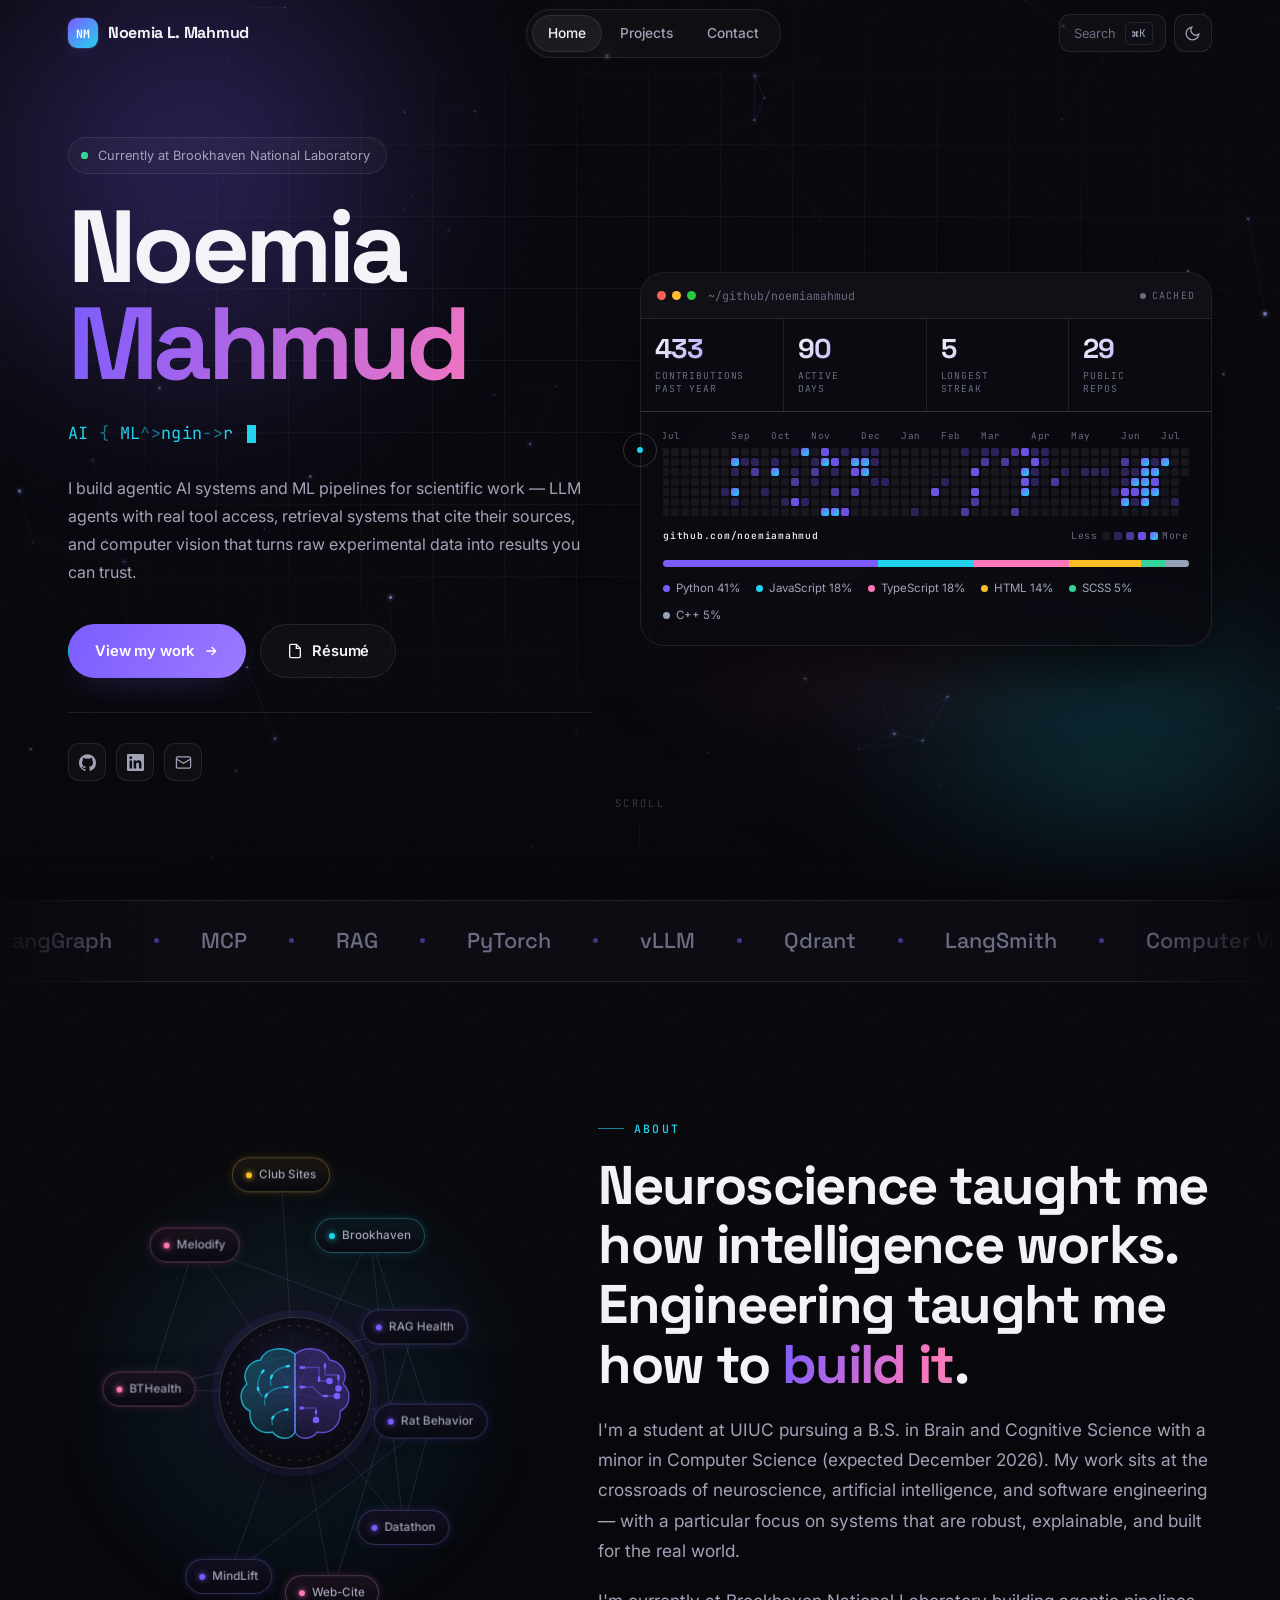
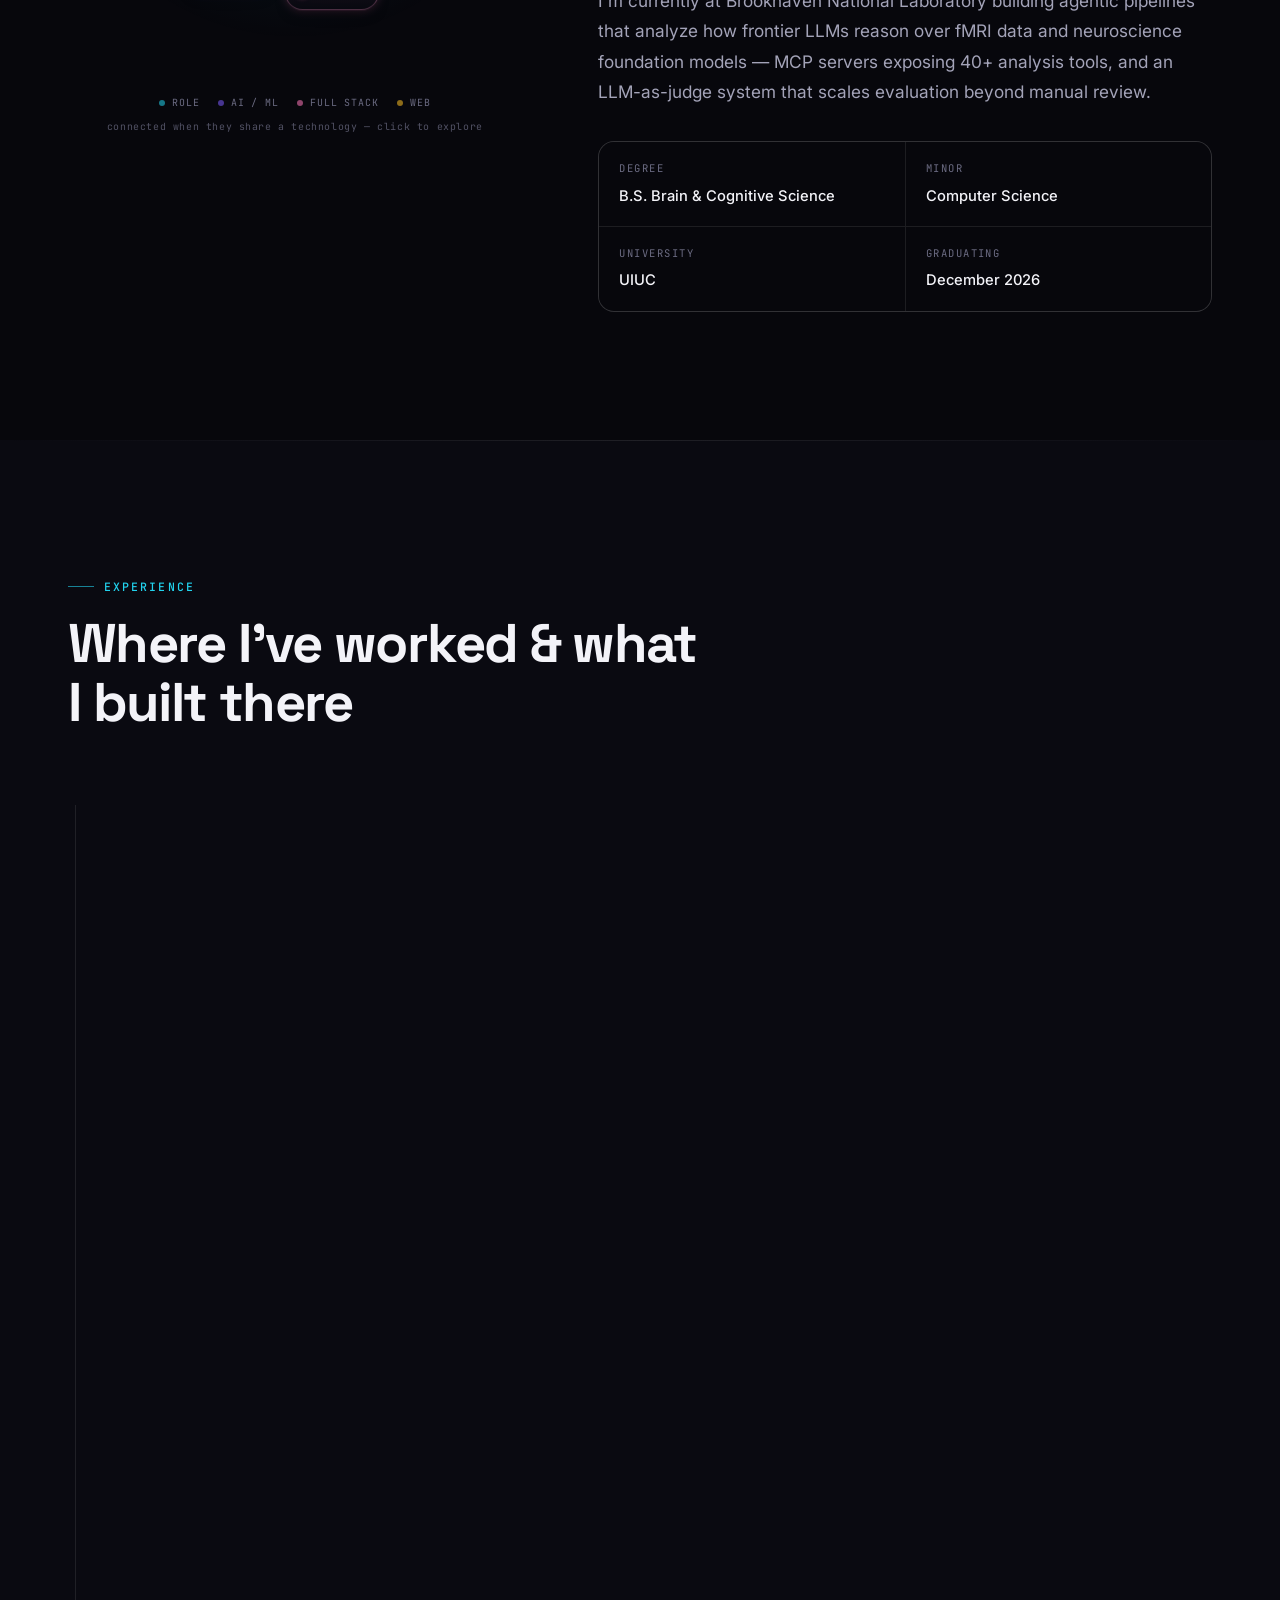
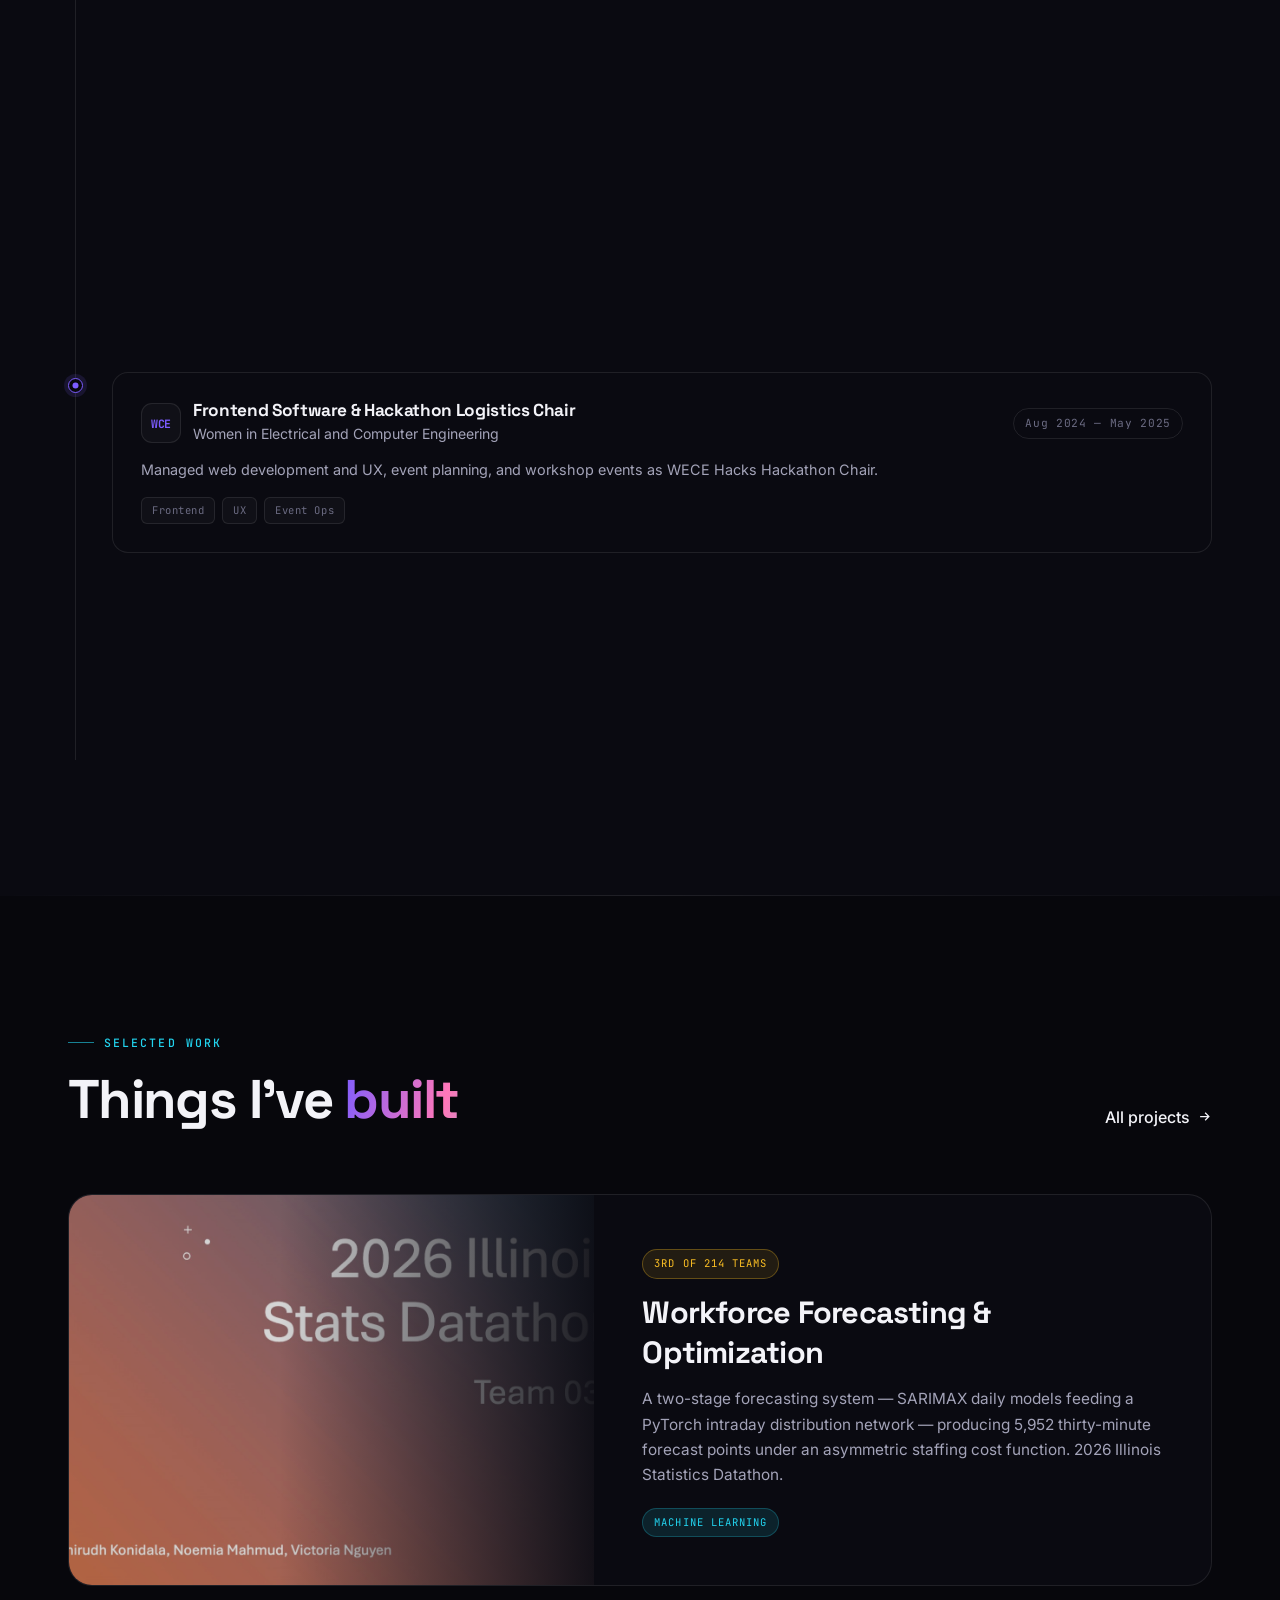
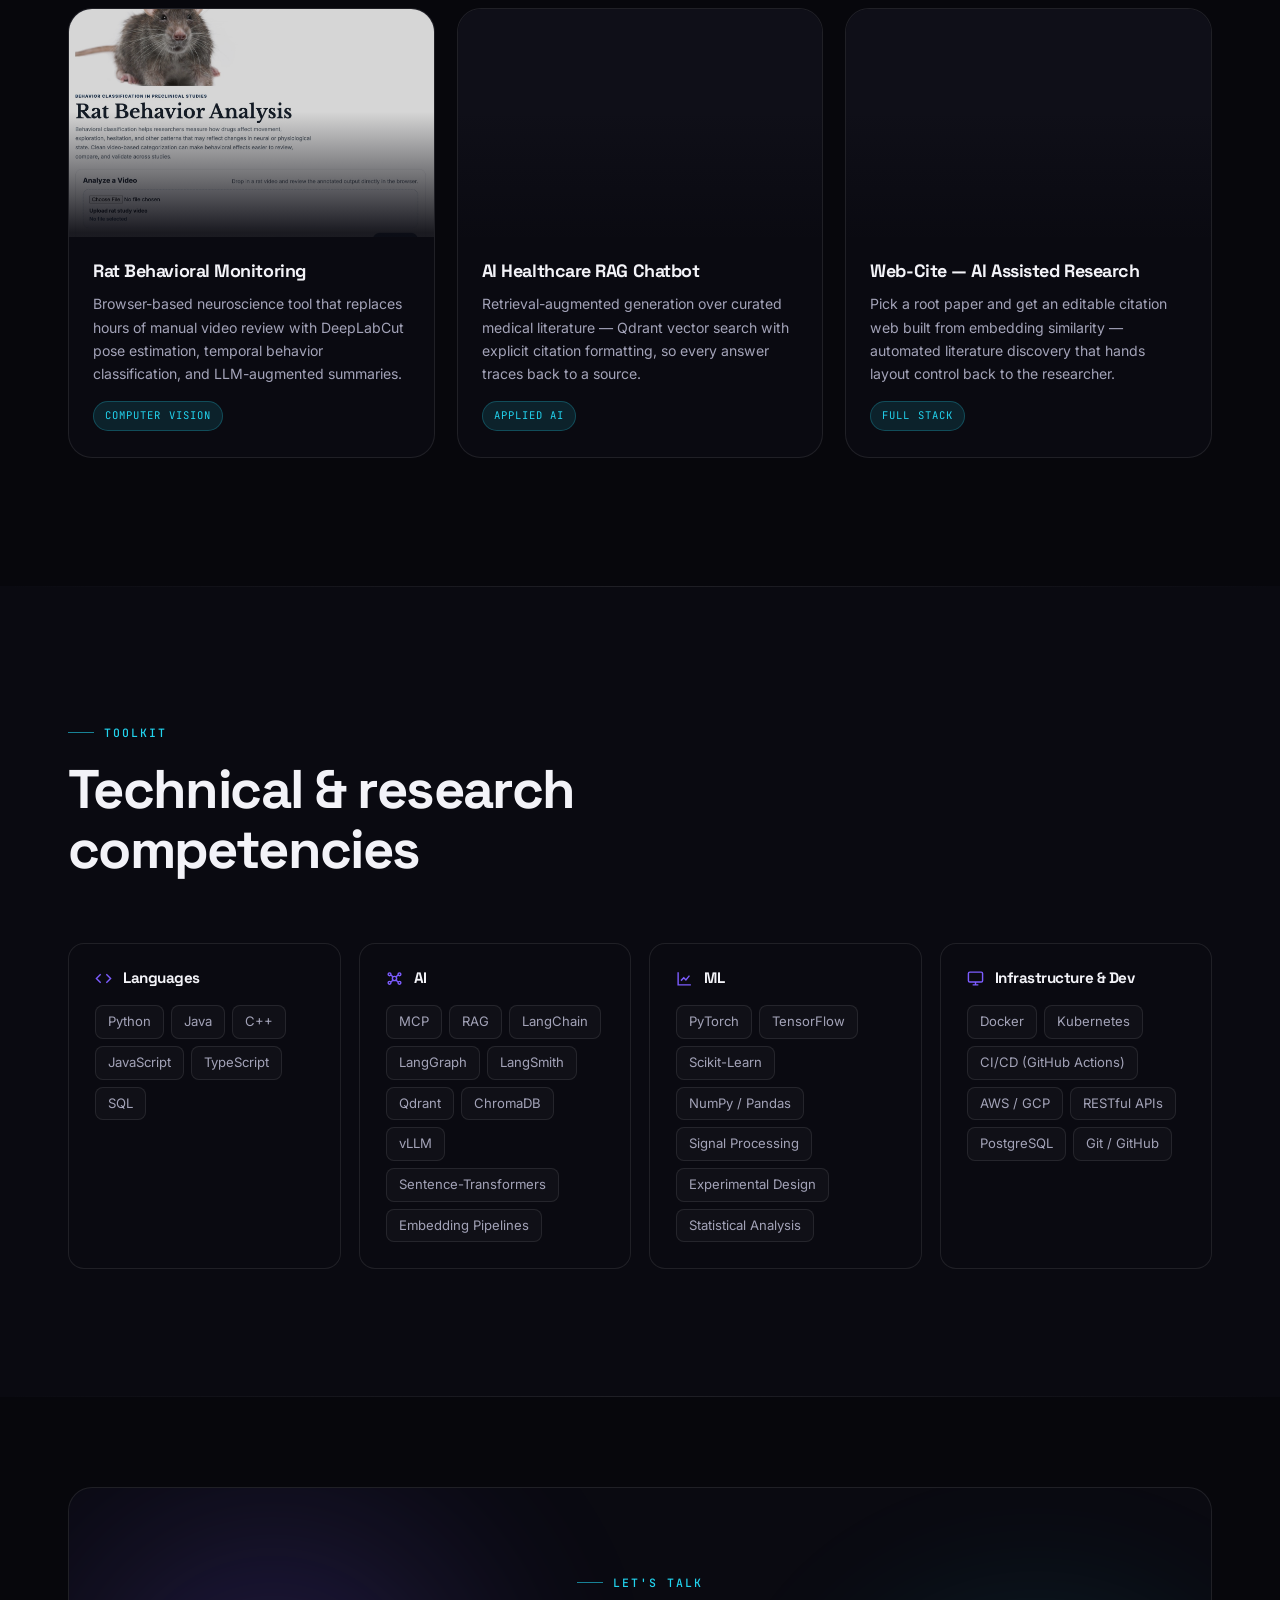
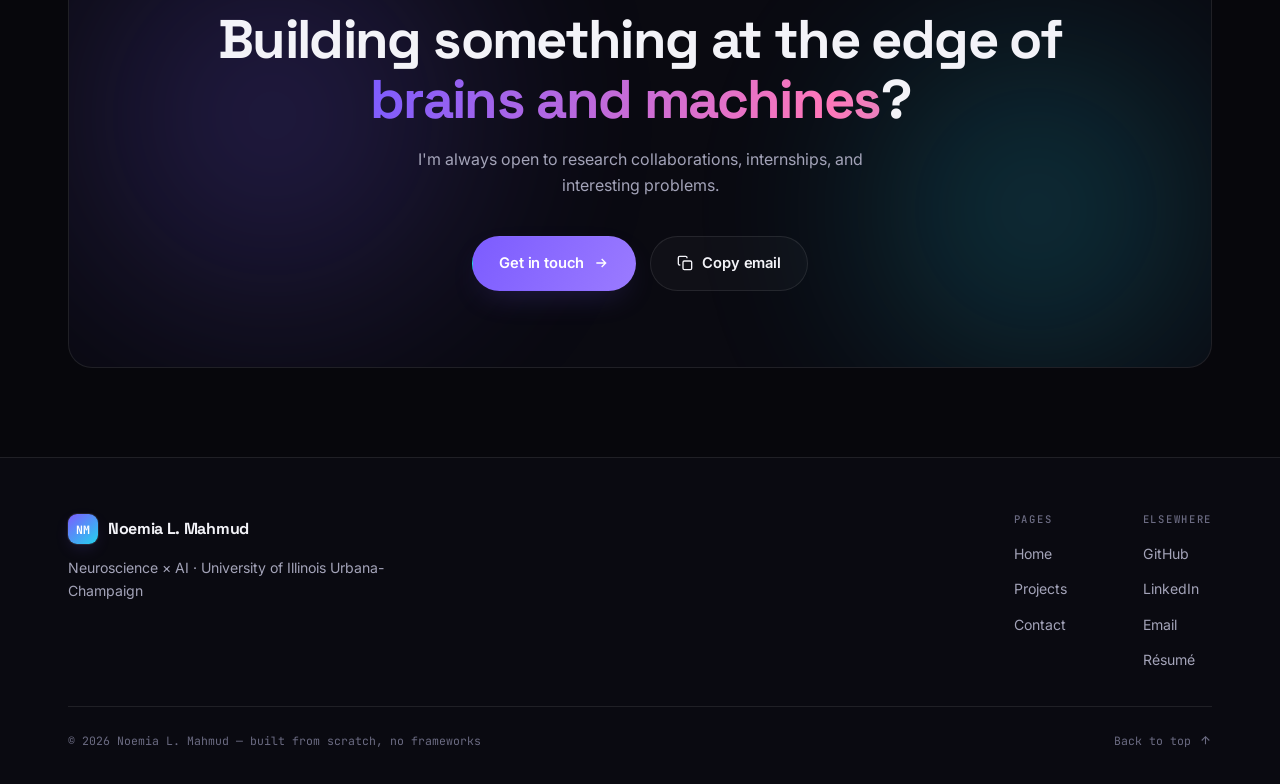
<file: index.html>
<!DOCTYPE html>
<html lang="en" data-theme="dark">
<head>
  <meta charset="UTF-8" />
  <meta name="viewport" content="width=device-width, initial-scale=1.0" />
  <title>Noemia L. Mahmud — AI/ML Engineer</title>
  <meta name="description" content="Noemia L. Mahmud — AI/ML Engineer and Agentic Systems Developer. B.S. Brain & Cognitive Science with a CS minor at UIUC. AI Model Development Intern at Brookhaven National Laboratory, building agentic pipelines over fMRI data and neuroscience foundation models." />
  <meta name="author" content="Noemia L. Mahmud" />
  <meta name="theme-color" content="#07070c" />

  <meta property="og:type" content="website" />
  <meta property="og:title" content="Noemia L. Mahmud — AI/ML Engineer & Agentic Systems Developer" />
  <meta property="og:description" content="Agentic AI systems, retrieval pipelines, and computer vision for scientific work." />
  <meta property="og:image" content="img/portrait.jpg" />
  <meta name="twitter:card" content="summary_large_image" />

  <link rel="preconnect" href="https://fonts.googleapis.com" />
  <link rel="preconnect" href="https://fonts.gstatic.com" crossorigin />
  <link href="https://fonts.googleapis.com/css2?family=Inter:wght@400;500;600&family=Space+Grotesk:wght@500;700&family=JetBrains+Mono:wght@400;500&display=swap" rel="stylesheet" />
  <link rel="stylesheet" href="styles.css" />

  <!-- Apply the saved theme before first paint to avoid a flash. -->
  <script>
    (function () {
      try {
        // Dark is the designed default; light is opt-in via the toggle.
        var t = localStorage.getItem('theme');
        if (t) document.documentElement.dataset.theme = t;
      } catch (e) {}
    })();
  </script>
</head>
<body>
  <a class="skip-link" href="#main">Skip to content</a>

  <div class="grain" aria-hidden="true"></div>
  <div class="scroll-progress" aria-hidden="true"></div>
  <div class="cursor-dot" aria-hidden="true"></div>
  <div class="cursor-ring" aria-hidden="true"></div>

  <!-- ===== NAV ===== -->
  <nav class="navbar">
    <div class="container">
      <a href="index.html" class="nav-logo">
        <span class="mark">NM</span>
        <span>Noemia L. Mahmud</span>
      </a>

      <ul class="nav-links">
        <li><a href="index.html" class="active">Home</a></li>
        <li><a href="projects.html">Projects</a></li>
        <li><a href="contact.html">Contact</a></li>
      </ul>

      <div class="nav-right">
        <button class="kbd-btn" data-open-cmdk aria-label="Open command menu">
          <span>Search</span><kbd>⌘K</kbd>
        </button>
        <button class="icon-btn" id="theme-toggle" aria-label="Switch to light theme">
          <svg class="i-moon" viewBox="0 0 24 24" fill="none" stroke="currentColor" stroke-width="1.8"><path d="M21 12.79A9 9 0 1 1 11.21 3 7 7 0 0 0 21 12.79z"/></svg>
          <svg class="i-sun" viewBox="0 0 24 24" fill="none" stroke="currentColor" stroke-width="1.8"><circle cx="12" cy="12" r="4"/><path d="M12 2v2M12 20v2M4.9 4.9l1.4 1.4M17.7 17.7l1.4 1.4M2 12h2M20 12h2M4.9 19.1l1.4-1.4M17.7 6.3l1.4-1.4"/></svg>
        </button>
        <button class="nav-toggle" aria-label="Toggle navigation" aria-expanded="false">
          <span></span><span></span><span></span>
        </button>
      </div>
    </div>
  </nav>

  <main id="main">

    <!-- ===== HERO ===== -->
    <header class="hero">
      <canvas id="neural-canvas" aria-hidden="true"></canvas>
      <div class="aurora" aria-hidden="true"><span class="b1"></span><span class="b2"></span><span class="b3"></span></div>
      <div class="gridlines" aria-hidden="true"></div>

      <div class="container">
       <div class="hero-grid">
        <div class="hero-inner hero-anim">
          <div>
            <span class="pill"><span class="dot"></span> Currently at Brookhaven National Laboratory</span>
          </div>

          <h1>
            <span class="line"><span>Noemia</span></span>
            <span class="line"><span class="grad">Mahmud</span></span>
          </h1>

          <p class="hero-role">
            <span data-scramble='["AI / ML Engineer","Agentic Systems Developer","Data Analyst"]'>AI / ML Engineer</span><span class="caret"></span>
          </p>

          <p class="hero-bio">
            I build agentic AI systems and ML pipelines for scientific work — LLM agents with real tool
            access, retrieval systems that cite their sources, and computer vision that turns raw
            experimental data into results you can trust.
          </p>

          <div class="hero-actions">
            <a href="projects.html" class="btn btn--primary" data-magnetic>
              View my work
              <svg class="arrow" viewBox="0 0 24 24" fill="none" stroke="currentColor" stroke-width="2"><path d="M5 12h14M13 6l6 6-6 6"/></svg>
            </a>
            <a href="https://drive.google.com/file/d/1A1NljpuVGNJXSzq9t0e5LR1JS9-0WDPu/view?usp=sharing" target="_blank" rel="noopener noreferrer" class="btn btn--ghost" data-magnetic>
              <svg viewBox="0 0 24 24" fill="none" stroke="currentColor" stroke-width="2"><path d="M14 2H6a2 2 0 0 0-2 2v16a2 2 0 0 0 2 2h12a2 2 0 0 0 2-2V8z"/><path d="M14 2v6h6"/></svg>
              Résumé
            </a>
          </div>

          <div class="hero-socials">
            <a class="icon-btn" href="https://github.com/noemiamahmud" target="_blank" rel="noopener noreferrer" aria-label="GitHub">
              <svg viewBox="0 0 24 24" fill="currentColor"><path d="M12 .5C5.37.5 0 5.87 0 12.5c0 5.3 3.44 9.8 8.21 11.39.6.11.82-.26.82-.58v-2.23c-3.34.73-4.04-1.42-4.04-1.42-.55-1.39-1.34-1.76-1.34-1.76-1.09-.75.08-.73.08-.73 1.2.08 1.84 1.24 1.84 1.24 1.07 1.84 2.81 1.31 3.5 1 .11-.78.42-1.31.76-1.61-2.67-.3-5.47-1.34-5.47-5.96 0-1.32.47-2.39 1.24-3.23-.12-.31-.54-1.53.12-3.18 0 0 1.01-.32 3.3 1.23a11.5 11.5 0 0 1 6.01 0c2.29-1.55 3.3-1.23 3.3-1.23.66 1.65.24 2.87.12 3.18.77.84 1.24 1.91 1.24 3.23 0 4.63-2.81 5.65-5.49 5.95.43.37.82 1.1.82 2.22v3.29c0 .32.21.7.83.58A12.01 12.01 0 0 0 24 12.5C24 5.87 18.63.5 12 .5z"/></svg>
            </a>
            <a class="icon-btn" href="https://www.linkedin.com/in/noemia-mahmud-71b5b82b6/" target="_blank" rel="noopener noreferrer" aria-label="LinkedIn">
              <svg viewBox="0 0 24 24" fill="currentColor"><path d="M20.45 20.45h-3.56v-5.57c0-1.33-.02-3.04-1.85-3.04-1.85 0-2.13 1.45-2.13 2.94v5.67H9.35V9h3.41v1.56h.05c.48-.9 1.63-1.85 3.36-1.85 3.59 0 4.25 2.36 4.25 5.44v6.3zM5.34 7.43a2.06 2.06 0 1 1 0-4.13 2.06 2.06 0 0 1 0 4.13zM7.12 20.45H3.55V9h3.57v11.45zM22.22 0H1.77C.79 0 0 .77 0 1.72v20.56C0 23.23.79 24 1.77 24h20.45c.98 0 1.78-.77 1.78-1.72V1.72C24 .77 23.2 0 22.22 0z"/></svg>
            </a>
            <a class="icon-btn" href="mailto:noemiamahmud@gmail.com" aria-label="Email">
              <svg viewBox="0 0 24 24" fill="none" stroke="currentColor" stroke-width="1.8"><rect x="2" y="4" width="20" height="16" rx="2"/><path d="m22 7-10 6L2 7"/></svg>
            </a>
          </div>
        </div>

        <!-- GitHub activity. Renders instantly from the inlined snapshot below,
             then refreshes the calendar in the background. -->
        <aside class="gh-panel" id="gh-panel" data-user="noemiamahmud" aria-label="GitHub activity">
          <div class="gh-bar">
            <span class="dots" aria-hidden="true"><i></i><i></i><i></i></span>
            <span class="gh-crumb">~/github/noemiamahmud</span>
            <span class="gh-live"><i aria-hidden="true"></i><span class="gh-live-text">cached</span></span>
          </div>

          <div class="gh-stats">
            <div class="gh-stat"><b data-gh="total">—</b><span>contributions<br />past year</span></div>
            <div class="gh-stat"><b data-gh="active">—</b><span>active<br />days</span></div>
            <div class="gh-stat"><b data-gh="streak">—</b><span>longest<br />streak</span></div>
            <div class="gh-stat"><b data-gh="repos">—</b><span>public<br />repos</span></div>
          </div>

          <div class="gh-heat">
            <div class="gh-scroll">
              <div class="gh-months" aria-hidden="true"></div>
              <div class="gh-grid" role="img" aria-label="GitHub contribution heatmap for the past year"></div>
            </div>
            <div class="gh-foot">
              <a href="https://github.com/noemiamahmud" target="_blank" rel="noopener noreferrer" class="link-u" style="font-size:.6rem;letter-spacing:.08em;">github.com/noemiamahmud</a>
              <span class="gh-legend">
                Less <i></i><i data-l="1"></i><i data-l="2"></i><i data-l="3"></i><i data-l="4"></i> More
              </span>
            </div>
          </div>

          <div class="gh-langs">
            <div class="gh-bar-track"></div>
            <div class="gh-lang-keys"></div>
          </div>

          <div class="gh-tip" role="tooltip"></div>
        </aside>
       </div>

       <!-- Snapshot regenerated by scripts/update-github-stats.py — do not hand-edit. -->
       <script type="application/json" id="gh-data">{"updated":"2026-07-21T18:50:30Z","user":"noemiamahmud","publicRepos":29,"languages":[["Python",9],["JavaScript",4],["TypeScript",4],["HTML",3],["SCSS",1],["C++",1]],"calendar":{"start":"2025-07-20","counts":[0,0,0,0,0,0,0,0,0,0,0,0,0,0,0,0,0,0,0,0,0,0,0,0,0,0,0,0,0,0,0,0,0,0,0,0,0,0,0,0,0,0,0,0,0,0,1,0,0,0,21,1,0,10,2,0,0,2,0,0,0,0,0,0,1,3,0,0,0,0,0,0,0,0,2,0,0,0,1,9,0,0,0,0,0,0,0,0,0,2,0,1,0,1,3,0,4,0,12,0,0,0,0,1,0,0,2,3,1,0,0,0,4,11,0,0,0,0,7,0,4,1,0,3,0,6,2,0,0,0,0,0,4,0,9,5,0,3,0,0,1,11,10,0,0,0,0,2,1,0,1,0,0,0,0,0,0,2,0,0,0,0,0,0,0,0,0,0,0,0,0,0,0,0,0,0,0,0,0,0,0,2,0,0,0,0,0,0,0,0,0,0,0,4,0,0,0,0,0,2,0,0,0,0,0,0,0,0,0,0,1,0,0,0,0,0,3,0,0,5,0,5,3,0,2,3,0,0,0,0,0,2,0,0,0,0,0,0,0,3,0,0,0,0,0,3,0,0,0,0,0,3,4,0,19,5,12,0,0,2,4,2,2,0,0,0,2,1,0,0,0,0,0,0,0,0,3,0,0,0,0,0,1,0,0,0,0,0,0,0,0,0,0,0,0,0,1,0,0,0,0,0,0,2,0,0,0,0,0,0,1,0,0,0,0,0,0,0,0,1,0,0,0,3,1,2,4,7,0,0,0,2,8,4,2,0,0,10,16,20,22,18,0,0,2,10,4,11,0,0,0,13,0,0,0,0,0,0,0,0,0,0,1,0,0,0,0]}}</script>
      </div>

      <div class="scroll-cue" aria-hidden="true">
        <span>Scroll</span>
        <span class="rail"></span>
      </div>
    </header>

    <!-- ===== MARQUEE ===== -->
    <div class="marquee" aria-hidden="true">
      <div class="marquee-track">
        <div class="marquee-group">
          <span>LangGraph</span><i></i><span>MCP</span><i></i><span>RAG</span><i></i>
          <span>PyTorch</span><i></i><span>vLLM</span><i></i><span>Qdrant</span><i></i>
          <span>LangSmith</span><i></i><span>Computer Vision</span><i></i><span>fMRI</span><i></i>
          <span>Docker</span><i></i><span>Kubernetes</span><i></i><span>Python</span><i></i>
        </div>
        <div class="marquee-group">
          <span>LangGraph</span><i></i><span>MCP</span><i></i><span>RAG</span><i></i>
          <span>PyTorch</span><i></i><span>vLLM</span><i></i><span>Qdrant</span><i></i>
          <span>LangSmith</span><i></i><span>Computer Vision</span><i></i><span>fMRI</span><i></i>
          <span>Docker</span><i></i><span>Kubernetes</span><i></i><span>Python</span><i></i>
        </div>
      </div>
    </div>

    <!-- ===== ABOUT ===== -->
    <section class="section" id="about">
      <div class="container">
        <div class="about-grid">
          <div data-reveal="left">
            <!-- Nodes and edges are generated in script.js (module 10c) from the
                 workGraph data; edges mean two things share a technology. -->
            <div class="workgraph" id="workgraph" role="group"
                 aria-label="Interactive map of my projects and roles, linked by shared technology">
              <canvas class="wg-canvas" aria-hidden="true"></canvas>
              <!-- Split brain mark: organic gyri on the left, circuit traces on
                   the right — the two halves of the heading beside it. -->
              <div class="wg-hub">
                <svg class="brainmark" viewBox="0 0 100 100" role="img"
                     aria-label="Illustration of a brain, half organic and half circuit">
                  <defs>
                    <linearGradient id="bmOrganic" x1="0" y1="0" x2="1" y2="1">
                      <stop offset="0%" stop-color="var(--a2)" stop-opacity=".30" />
                      <stop offset="100%" stop-color="var(--a2)" stop-opacity=".05" />
                    </linearGradient>
                    <linearGradient id="bmCircuit" x1="1" y1="0" x2="0" y2="1">
                      <stop offset="0%" stop-color="var(--a1)" stop-opacity=".34" />
                      <stop offset="100%" stop-color="var(--a1)" stop-opacity=".05" />
                    </linearGradient>

                    <!-- Paths are defined once, then drawn twice: a permanent
                         structure layer and a travelling spark on top.
                         pathLength=100 normalises the dash so every spark moves
                         at the same speed regardless of path length. -->
                    <path id="bmO1" pathLength="100" d="M46 32 C38 33, 32 38, 34 45" />
                    <path id="bmO2" pathLength="100" d="M45 46 C36 46, 28 50, 30 58" />
                    <path id="bmO3" pathLength="100" d="M45 61 C38 62, 33 66, 35 71" />
                    <path id="bmO4" pathLength="100" d="M29 35 C24 41, 24 48, 28 52" />
                    <path id="bmC1" pathLength="100" d="M54 33 H66 V42 H73" />
                    <path id="bmC2" pathLength="100" d="M54 46 H62 L68 52 H78" />
                    <path id="bmC3" pathLength="100" d="M54 60 H64 V68" />
                    <path id="bmC4" pathLength="100" d="M70 31 V38 H79 V47" />
                  </defs>

                  <!-- outer orbit -->
                  <circle class="bm-ring" cx="50" cy="50" r="45" />

                  <!-- hemispheres -->
                  <path class="bm-shell bm-shell--organic" fill="url(#bmOrganic)"
                        d="M50 24 C42 18, 30 20, 27 28 C19 29, 14 37, 18 44 C12 49, 13 59, 20 62 C19 71, 26 78, 35 76 C39 81, 47 82, 50 76 Z" />
                  <path class="bm-shell bm-shell--circuit" fill="url(#bmCircuit)"
                        d="M50 24 C58 18, 70 20, 73 28 C81 29, 86 37, 82 44 C88 49, 87 59, 80 62 C81 71, 74 78, 65 76 C61 81, 53 82, 50 76 Z" />

                  <!-- permanent structure -->
                  <g class="bm-struct bm-struct--organic">
                    <use href="#bmO1" /><use href="#bmO2" /><use href="#bmO3" /><use href="#bmO4" />
                  </g>
                  <g class="bm-struct bm-struct--circuit">
                    <use href="#bmC1" /><use href="#bmC2" /><use href="#bmC3" /><use href="#bmC4" />
                  </g>

                  <!-- travelling signals -->
                  <g class="bm-spark bm-spark--organic">
                    <use href="#bmO1" /><use href="#bmO2" /><use href="#bmO3" /><use href="#bmO4" />
                  </g>
                  <g class="bm-spark bm-spark--circuit">
                    <use href="#bmC1" /><use href="#bmC2" /><use href="#bmC3" /><use href="#bmC4" />
                  </g>

                  <g class="bm-nodes">
                    <circle cx="73" cy="42" r="2.2" />
                    <circle cx="78" cy="52" r="2.2" />
                    <circle cx="64" cy="68" r="2.2" />
                    <circle cx="79" cy="47" r="2.2" />
                  </g>
                  <g class="bm-vias">
                    <circle cx="54" cy="33" r="1.3" />
                    <circle cx="54" cy="46" r="1.3" />
                    <circle cx="54" cy="60" r="1.3" />
                  </g>

                  <line class="bm-seam" x1="50" y1="23" x2="50" y2="79" />
                </svg>
              </div>
            </div>
            <div class="wg-key" aria-hidden="true">
              <span><i data-group="role" style="background:#22d3ee"></i>Role</span>
              <span><i data-group="ai" style="background:#7c5cff"></i>AI / ML</span>
              <span><i data-group="fullstack" style="background:#ff77b9"></i>Full stack</span>
              <span><i data-group="web" style="background:#fbbf24"></i>Web</span>
            </div>
            <p class="wg-hint">connected when they share a technology — click to explore</p>
          </div>

          <div data-stagger>
            <span class="eyebrow" data-reveal="fade">About</span>
            <h2 class="h-lg" data-reveal>
              Neuroscience taught me how intelligence works.<br />
              Engineering taught me how to <span class="grad">build it</span>.
            </h2>

            <p class="lede" data-reveal>
              I'm a student at UIUC pursuing a B.S. in Brain and Cognitive Science with a minor in
              Computer Science (expected December 2026). My work sits at the crossroads of neuroscience,
              artificial intelligence, and software engineering — with a particular focus on systems that
              are robust, explainable, and built for the real world.
            </p>
            <p class="lede" data-reveal>
              I'm currently at Brookhaven National Laboratory building agentic pipelines that analyze how
              frontier LLMs reason over fMRI data and neuroscience foundation models — MCP servers exposing
              40+ analysis tools, and an LLM-as-judge system that scales evaluation beyond manual review.
            </p>

            <dl class="about-facts" data-reveal>
              <div><dt>Degree</dt><dd>B.S. Brain &amp; Cognitive Science</dd></div>
              <div><dt>Minor</dt><dd>Computer Science</dd></div>
              <div><dt>University</dt><dd>UIUC</dd></div>
              <div><dt>Graduating</dt><dd>December 2026</dd></div>
            </dl>
          </div>
        </div>

      </div>
    </section>

    <!-- ===== EXPERIENCE ===== -->
    <section class="section section--alt" id="experience">
      <div class="container">
        <div class="section-head">
          <span class="eyebrow" data-reveal="fade">Experience</span>
          <h2 class="h-lg" data-reveal>Where I've worked &amp; what I built there</h2>
        </div>

        <div class="timeline" data-stagger>
          <div class="timeline-rail" aria-hidden="true"></div>

          <article class="tl-item is-current" data-reveal>
            <span class="tl-dot" aria-hidden="true"></span>
            <div class="tl-card">
              <div class="tl-top">
                <span class="tl-logo">BNL</span>
                <div class="tl-titles">
                  <h3>AI Model Development Intern</h3>
                  <span class="tl-org">Brookhaven National Laboratory — Upton, NY</span>
                </div>
                <span class="tl-date">Jun 2026 — Present</span>
              </div>
              <p>Built an agentic pipeline (LangGraph, FastMCP) analyzing how frontier LLMs reason and use tools over fMRI data and neuroscience foundation models, with trajectory-level observability via LangSmith.</p>
              <p>Designed and deployed MCP servers exposing 40+ analysis tools — embedding similarity, ROI reconstruction error, forecasting — giving LLM agents callable access to foundation-model primitives across a 424-region brain atlas.</p>
              <p>Stood up a two-tier LLM-as-judge evaluation system (Qwen3-30B, vLLM, H100 GPU) generating automated per-step scores and critiques, scaling behavioral analysis beyond manual review.</p>
              <div class="tl-tags"><span class="tag">LangGraph</span><span class="tag">FastMCP</span><span class="tag">LangSmith</span><span class="tag">vLLM</span></div>
            </div>
          </article>

          <article class="tl-item is-current" data-reveal>
            <span class="tl-dot" aria-hidden="true"></span>
            <div class="tl-card">
              <div class="tl-top">
                <span class="tl-logo">AAI</span>
                <div class="tl-titles">
                  <h3>AI/ML Developer — RAG Healthcare Systems</h3>
                  <span class="tl-org">Agentic AI @ UIUC Developer Team</span>
                </div>
                <span class="tl-date">Jan 2026 — Present</span>
              </div>
              <p>Built a production RAG system (Qdrant + sentence-transformers) over 2,600 MSD Manual articles (~13,900 chunks), enforcing citation-grounded responses to prevent unsupported LLM claims on medical queries.</p>
              <div class="tl-tags"><span class="tag">RAG</span><span class="tag">Qdrant</span><span class="tag">Sentence-Transformers</span></div>
            </div>
          </article>

          <article class="tl-item" data-reveal>
            <span class="tl-dot" aria-hidden="true"></span>
            <div class="tl-card">
              <div class="tl-top">
                <span class="tl-logo">BNS</span>
                <div class="tl-titles">
                  <h3>Laboratory Assistant</h3>
                  <span class="tl-org">Behavioral Neuroscience Lab, UIUC — Champaign, IL</span>
                </div>
                <span class="tl-date">May 2025 — Dec 2025</span>
              </div>
              <p>Built a CNN-based pose-tracking pipeline (DeepLabCut/PyTorch) that automatically classifies 8 behavioral states from raw video and flags drug-condition anomalies, replacing 40% of manual analysis.</p>
              <p>Credited with data analysis acknowledgements in upcoming behavioral neuroscience papers by Dr. Joshua Gulley.</p>
              <div class="tl-tags"><span class="tag">DeepLabCut</span><span class="tag">PyTorch</span><span class="tag">Computer Vision</span></div>
            </div>
          </article>

          <article class="tl-item" data-reveal>
            <span class="tl-dot" aria-hidden="true"></span>
            <div class="tl-card">
              <div class="tl-top">
                <span class="tl-logo">NTX</span>
                <div class="tl-titles">
                  <h3>ML/CV Systems Developer</h3>
                  <span class="tl-org">NeuroTech @ UIUC</span>
                </div>
                <span class="tl-date">Jan 2025 — Jan 2026</span>
              </div>
              <p>Developed computer vision models for real-time eye tracking and visual attention monitoring using MediaPipe; built a modular data pipeline streaming interaction metrics via WebSocket-to-OSC for live physiological signal analysis.</p>
              <p>Reached finals at the Cozad New Venture Challenge (Spring 2025), pitching a heart-rate biofeedback system; contributed ML architecture design and investor-facing technical demos.</p>
              <div class="tl-tags"><span class="tag">MediaPipe</span><span class="tag">Computer Vision</span><span class="tag">WebSocket / OSC</span></div>
            </div>
          </article>

          <article class="tl-item" data-reveal>
            <span class="tl-dot" aria-hidden="true"></span>
            <div class="tl-card">
              <div class="tl-top">
                <span class="tl-logo">WCE</span>
                <div class="tl-titles">
                  <h3>Frontend Software &amp; Hackathon Logistics Chair</h3>
                  <span class="tl-org">Women in Electrical and Computer Engineering</span>
                </div>
                <span class="tl-date">Aug 2024 — May 2025</span>
              </div>
              <p>Managed web development and UX, event planning, and workshop events as WECE Hacks Hackathon Chair.</p>
              <div class="tl-tags"><span class="tag">Frontend</span><span class="tag">UX</span><span class="tag">Event Ops</span></div>
            </div>
          </article>

          <article class="tl-item" data-reveal>
            <span class="tl-dot" aria-hidden="true"></span>
            <div class="tl-card">
              <div class="tl-top">
                <span class="tl-logo">124</span>
                <div class="tl-titles">
                  <h3>Java Programming Tutor</h3>
                  <span class="tl-org">CS 124, UIUC</span>
                </div>
                <span class="tl-date">Jan 2024 — Jan 2025</span>
              </div>
              <p>Taught OOP fundamentals, debugging strategies, and algorithmic thinking to introductory CS students.</p>
              <div class="tl-tags"><span class="tag">Java</span><span class="tag">Teaching</span></div>
            </div>
          </article>
        </div>
      </div>
    </section>

    <!-- ===== FEATURED WORK ===== -->
    <section class="section" id="work">
      <div class="container">
        <div class="section-head" style="display:flex; justify-content:space-between; align-items:flex-end; gap:24px; max-width:none;">
          <div>
            <span class="eyebrow" data-reveal="fade">Selected Work</span>
            <h2 class="h-lg" data-reveal>Things I've <span class="grad">built</span></h2>
          </div>
          <a href="projects.html" class="link-u" data-reveal="fade">
            All projects
            <svg width="15" height="15" viewBox="0 0 24 24" fill="none" stroke="currentColor" stroke-width="2"><path d="M5 12h14M13 6l6 6-6 6"/></svg>
          </a>
        </div>

        <div class="work-grid" data-stagger>
          <a class="card card--wide" href="projects.html#datathon" data-tilt data-reveal>
            <div class="card-media">
              <img src="img/stats-1.jpg" alt="Datathon forecasting charts" loading="lazy" decoding="async" />
            </div>
            <div class="card-body">
              <div class="card-meta"><span class="chip chip--award">3rd of 214 teams</span></div>
              <h3>Workforce Forecasting &amp; Optimization</h3>
              <p>A two-stage forecasting system — SARIMAX daily models feeding a PyTorch intraday distribution network — producing 5,952 thirty-minute forecast points under an asymmetric staffing cost function. 2026 Illinois Statistics Datathon.</p>
              <div class="card-meta"><span class="chip">Machine Learning</span></div>
            </div>
          </a>

          <a class="card" href="projects.html#deeplabcut" data-tilt data-reveal>
            <div class="card-media">
              <img src="img/rat-annotations.jpg" alt="Rodent pose estimation overlay" loading="lazy" decoding="async" />
              <span class="card-open"><svg viewBox="0 0 24 24" fill="none" stroke="currentColor" stroke-width="2"><path d="M7 17 17 7M8 7h9v9"/></svg></span>
            </div>
            <div class="card-body">
              <h3>Rat Behavioral Monitoring</h3>
              <p>Browser-based neuroscience tool that replaces hours of manual video review with DeepLabCut pose estimation, temporal behavior classification, and LLM-augmented summaries.</p>
              <div class="card-meta"><span class="chip">Computer Vision</span></div>
            </div>
          </a>

          <a class="card" href="projects.html#rag-chatbot" data-tilt data-reveal>
            <div class="card-media">
              <img src="img/medassist-1.jpg" alt="Healthcare RAG chatbot" loading="lazy" decoding="async" />
              <span class="card-open"><svg viewBox="0 0 24 24" fill="none" stroke="currentColor" stroke-width="2"><path d="M7 17 17 7M8 7h9v9"/></svg></span>
            </div>
            <div class="card-body">
              <h3>AI Healthcare RAG Chatbot</h3>
              <p>Retrieval-augmented generation over curated medical literature — Qdrant vector search with explicit citation formatting, so every answer traces back to a source.</p>
              <div class="card-meta"><span class="chip">Applied AI</span></div>
            </div>
          </a>

          <a class="card" href="projects.html#brainstorm" data-tilt data-reveal>
            <div class="card-media">
              <img src="img/webcite-2.jpg" alt="Web-Cite citation graph" loading="lazy" decoding="async" />
              <span class="card-open"><svg viewBox="0 0 24 24" fill="none" stroke="currentColor" stroke-width="2"><path d="M7 17 17 7M8 7h9v9"/></svg></span>
            </div>
            <div class="card-body">
              <h3>Web-Cite — AI Assisted Research</h3>
              <p>Pick a root paper and get an editable citation web built from embedding similarity — automated literature discovery that hands layout control back to the researcher.</p>
              <div class="card-meta"><span class="chip">Full Stack</span></div>
            </div>
          </a>
        </div>
      </div>
    </section>

    <!-- ===== SKILLS ===== -->
    <section class="section section--alt" id="skills">
      <div class="container">
        <div class="section-head">
          <span class="eyebrow" data-reveal="fade">Toolkit</span>
          <h2 class="h-lg" data-reveal>Technical &amp; research competencies</h2>
        </div>

        <div class="skills-grid" data-stagger>
          <div class="skill-card" data-reveal>
            <h3>
              <svg viewBox="0 0 24 24" fill="none" stroke="currentColor" stroke-width="2"><path d="m16 18 6-6-6-6M8 6l-6 6 6 6"/></svg>
              Languages
            </h3>
            <ul>
              <li>Python</li><li>Java</li><li>C++</li>
              <li>JavaScript</li><li>TypeScript</li><li>SQL</li>
            </ul>
          </div>

          <div class="skill-card" data-reveal>
            <h3>
              <svg viewBox="0 0 24 24" fill="none" stroke="currentColor" stroke-width="2"><circle cx="12" cy="12" r="3"/><circle cx="5" cy="6" r="2"/><circle cx="19" cy="6" r="2"/><circle cx="5" cy="18" r="2"/><circle cx="19" cy="18" r="2"/><path d="m7 7 3 3M17 7l-3 3M7 17l3-3M17 17l-3-3"/></svg>
              AI
            </h3>
            <ul>
              <li>MCP</li><li>RAG</li><li>LangChain</li><li>LangGraph</li><li>LangSmith</li>
              <li>Qdrant</li><li>ChromaDB</li><li>vLLM</li>
              <li>Sentence-Transformers</li><li>Embedding Pipelines</li>
            </ul>
          </div>

          <div class="skill-card" data-reveal>
            <h3>
              <svg viewBox="0 0 24 24" fill="none" stroke="currentColor" stroke-width="2"><path d="M3 3v18h18"/><path d="m7 15 4-4 3 3 5-6"/></svg>
              ML
            </h3>
            <ul>
              <li>PyTorch</li><li>TensorFlow</li><li>Scikit-Learn</li>
              <li>NumPy / Pandas</li><li>Signal Processing</li>
              <li>Experimental Design</li><li>Statistical Analysis</li>
            </ul>
          </div>

          <div class="skill-card" data-reveal>
            <h3>
              <svg viewBox="0 0 24 24" fill="none" stroke="currentColor" stroke-width="2"><rect x="2" y="3" width="20" height="14" rx="2"/><path d="M8 21h8M12 17v4"/></svg>
              Infrastructure &amp; Dev
            </h3>
            <ul>
              <li>Docker</li><li>Kubernetes</li><li>CI/CD (GitHub Actions)</li>
              <li>AWS / GCP</li><li>RESTful APIs</li><li>PostgreSQL</li><li>Git / GitHub</li>
            </ul>
          </div>
        </div>
      </div>
    </section>

    <!-- ===== CTA ===== -->
    <section class="section section--tight">
      <div class="container">
        <div class="cta" data-reveal="scale">
          <div class="aurora" aria-hidden="true"><span class="b1"></span><span class="b2"></span></div>
          <span class="eyebrow" style="justify-content:center">Let's talk</span>
          <h2 class="h-lg">Building something at the edge of <span class="grad">brains and machines</span>?</h2>
          <p>I'm always open to research collaborations, internships, and interesting problems.</p>
          <div class="hero-actions">
            <a href="contact.html" class="btn btn--primary" data-magnetic>
              Get in touch
              <svg class="arrow" viewBox="0 0 24 24" fill="none" stroke="currentColor" stroke-width="2"><path d="M5 12h14M13 6l6 6-6 6"/></svg>
            </a>
            <button class="btn btn--ghost" data-copy="noemiamahmud@gmail.com" data-magnetic>
              <svg viewBox="0 0 24 24" fill="none" stroke="currentColor" stroke-width="2"><rect x="9" y="9" width="13" height="13" rx="2"/><path d="M5 15H4a2 2 0 0 1-2-2V4a2 2 0 0 1 2-2h9a2 2 0 0 1 2 2v1"/></svg>
              Copy email
            </button>
          </div>
        </div>
      </div>
    </section>
  </main>

  <!-- ===== FOOTER ===== -->
  <footer class="footer">
    <div class="container">
      <div class="footer-top">
        <div class="footer-brand">
          <a href="index.html" class="nav-logo"><span class="mark">NM</span><span>Noemia L. Mahmud</span></a>
          <p>Neuroscience × AI · University of Illinois Urbana-Champaign</p>
        </div>
        <div class="footer-cols">
          <div class="footer-col">
            <h4>Pages</h4>
            <ul>
              <li><a href="index.html">Home</a></li>
              <li><a href="projects.html">Projects</a></li>
              <li><a href="contact.html">Contact</a></li>
            </ul>
          </div>
          <div class="footer-col">
            <h4>Elsewhere</h4>
            <ul>
              <li><a href="https://github.com/noemiamahmud" target="_blank" rel="noopener noreferrer">GitHub</a></li>
              <li><a href="https://www.linkedin.com/in/noemia-mahmud-71b5b82b6/" target="_blank" rel="noopener noreferrer">LinkedIn</a></li>
              <li><a href="mailto:noemiamahmud@gmail.com">Email</a></li>
              <li><a href="https://drive.google.com/file/d/1A1NljpuVGNJXSzq9t0e5LR1JS9-0WDPu/view?usp=sharing" target="_blank" rel="noopener noreferrer">Résumé</a></li>
            </ul>
          </div>
        </div>
      </div>
      <div class="footer-bottom">
        <span>© 2026 Noemia L. Mahmud — built from scratch, no frameworks</span>
        <button class="to-top">
          Back to top
          <svg viewBox="0 0 24 24" fill="none" stroke="currentColor" stroke-width="2"><path d="M12 19V5M5 12l7-7 7 7"/></svg>
        </button>
      </div>
    </div>
  </footer>

  <!-- ===== COMMAND PALETTE ===== -->
  <div class="cmdk" id="cmdk" aria-hidden="true" role="dialog" aria-modal="true" aria-label="Command menu">
    <div class="cmdk-panel">
      <div class="cmdk-input">
        <svg viewBox="0 0 24 24" fill="none" stroke="currentColor" stroke-width="2"><circle cx="11" cy="11" r="7"/><path d="m21 21-4.3-4.3"/></svg>
        <input type="text" placeholder="Search projects, pages, actions…" aria-label="Search" />
      </div>
      <div class="cmdk-list" role="listbox"></div>
      <div class="cmdk-foot">
        <span><kbd>↑</kbd><kbd>↓</kbd> navigate</span>
        <span><kbd>↵</kbd> select</span>
        <span><kbd>esc</kbd> close</span>
      </div>
    </div>
  </div>

  <div class="toast" id="toast" role="status" aria-live="polite"></div>

  <script src="script.js" defer></script>
</body>
</html>
</file>
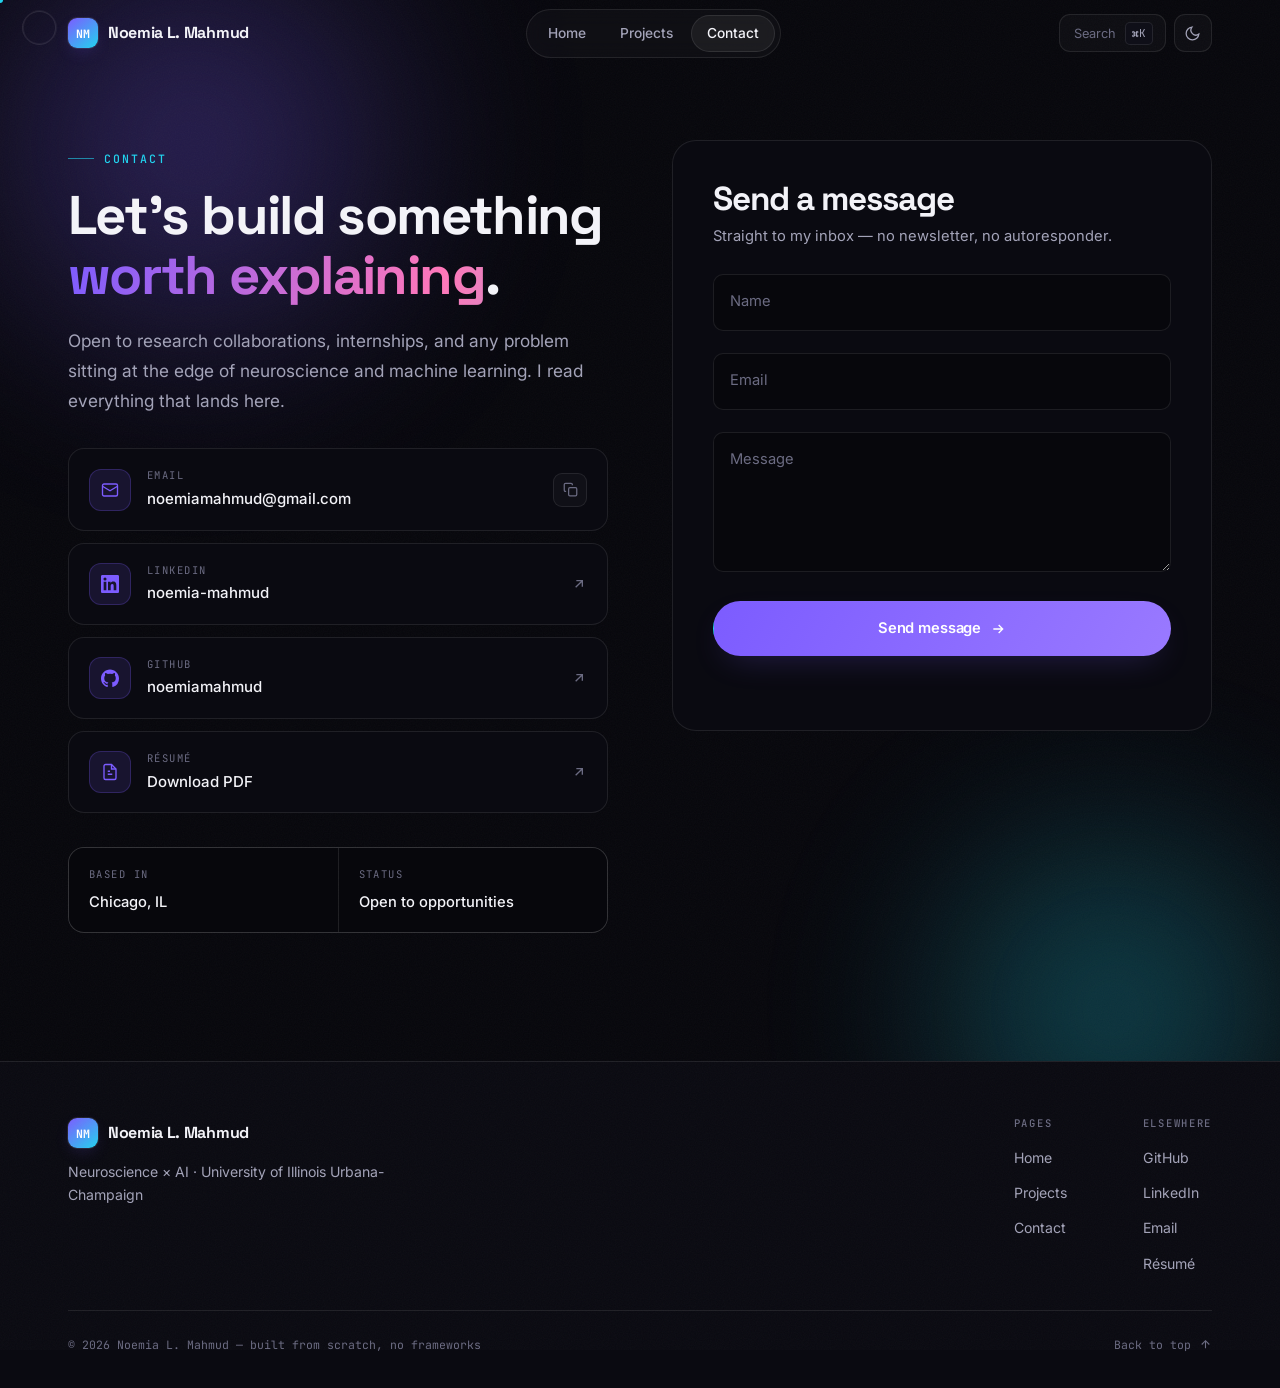
<file: contact.html>
<!DOCTYPE html>
<html lang="en" data-theme="dark">
<head>
  <meta charset="UTF-8" />
  <meta name="viewport" content="width=device-width, initial-scale=1.0" />
  <title>Contact — Noemia L. Mahmud</title>
  <meta name="description" content="Get in touch with Noemia L. Mahmud about research collaborations, internships, and engineering work at the intersection of neuroscience and AI." />
  <meta name="theme-color" content="#07070c" />

  <meta property="og:type" content="website" />
  <meta property="og:title" content="Contact — Noemia L. Mahmud" />
  <meta property="og:description" content="Research collaborations, internships, and interesting problems." />
  <meta property="og:image" content="img/portrait.jpg" />
  <meta name="twitter:card" content="summary_large_image" />

  <link rel="preconnect" href="https://fonts.googleapis.com" />
  <link rel="preconnect" href="https://fonts.gstatic.com" crossorigin />
  <link href="https://fonts.googleapis.com/css2?family=Inter:wght@400;500;600&family=Space+Grotesk:wght@500;700&family=JetBrains+Mono:wght@400;500&display=swap" rel="stylesheet" />
  <link rel="stylesheet" href="styles.css" />

  <script>
    (function () {
      try {
        // Dark is the designed default; light is opt-in via the toggle.
        var t = localStorage.getItem('theme');
        if (t) document.documentElement.dataset.theme = t;
      } catch (e) {}
    })();
  </script>
</head>
<body>
  <a class="skip-link" href="#main">Skip to content</a>

  <div class="grain" aria-hidden="true"></div>
  <div class="scroll-progress" aria-hidden="true"></div>
  <div class="cursor-dot" aria-hidden="true"></div>
  <div class="cursor-ring" aria-hidden="true"></div>

  <!-- ===== NAV ===== -->
  <nav class="navbar">
    <div class="container">
      <a href="index.html" class="nav-logo">
        <span class="mark">NM</span>
        <span>Noemia L. Mahmud</span>
      </a>

      <ul class="nav-links">
        <li><a href="index.html">Home</a></li>
        <li><a href="projects.html">Projects</a></li>
        <li><a href="contact.html" class="active">Contact</a></li>
      </ul>

      <div class="nav-right">
        <button class="kbd-btn" data-open-cmdk aria-label="Open command menu">
          <span>Search</span><kbd>⌘K</kbd>
        </button>
        <button class="icon-btn" id="theme-toggle" aria-label="Switch to light theme">
          <svg class="i-moon" viewBox="0 0 24 24" fill="none" stroke="currentColor" stroke-width="1.8"><path d="M21 12.79A9 9 0 1 1 11.21 3 7 7 0 0 0 21 12.79z"/></svg>
          <svg class="i-sun" viewBox="0 0 24 24" fill="none" stroke="currentColor" stroke-width="1.8"><circle cx="12" cy="12" r="4"/><path d="M12 2v2M12 20v2M4.9 4.9l1.4 1.4M17.7 17.7l1.4 1.4M2 12h2M20 12h2M4.9 19.1l1.4-1.4M17.7 6.3l1.4-1.4"/></svg>
        </button>
        <button class="nav-toggle" aria-label="Toggle navigation" aria-expanded="false">
          <span></span><span></span><span></span>
        </button>
      </div>
    </div>
  </nav>

  <main id="main">
    <section class="section" style="padding-top: calc(var(--nav-h) + 72px);">
      <div class="aurora" aria-hidden="true"><span class="b1"></span><span class="b2"></span></div>

      <div class="container" style="position:relative; z-index:2;">
        <div class="contact-grid">

          <div data-stagger>
            <span class="eyebrow" data-reveal="fade">Contact</span>
            <h1 class="h-lg" data-reveal>Let's build something <span class="grad">worth explaining</span>.</h1>
            <p class="lede" data-reveal>
              Open to research collaborations, internships, and any problem sitting at the edge of
              neuroscience and machine learning. I read everything that lands here.
            </p>

            <div class="contact-links">
              <a href="mailto:noemiamahmud@gmail.com" class="contact-item" data-reveal="left">
                <span class="ci-icon">
                  <svg viewBox="0 0 24 24" fill="none" stroke="currentColor" stroke-width="1.8"><rect x="2" y="4" width="20" height="16" rx="2"/><path d="m22 7-10 6L2 7"/></svg>
                </span>
                <span class="ci-body">
                  <span class="ci-label">Email</span>
                  <span class="ci-value">noemiamahmud@gmail.com</span>
                </span>
                <button class="copy-btn" data-copy="noemiamahmud@gmail.com" aria-label="Copy email address">
                  <svg viewBox="0 0 24 24" fill="none" stroke="currentColor" stroke-width="2"><rect x="9" y="9" width="13" height="13" rx="2"/><path d="M5 15H4a2 2 0 0 1-2-2V4a2 2 0 0 1 2-2h9a2 2 0 0 1 2 2v1"/></svg>
                </button>
              </a>

              <a href="https://www.linkedin.com/in/noemia-mahmud-71b5b82b6/" target="_blank" rel="noopener noreferrer" class="contact-item" data-reveal="left">
                <span class="ci-icon">
                  <svg viewBox="0 0 24 24" fill="currentColor"><path d="M20.45 20.45h-3.56v-5.57c0-1.33-.02-3.04-1.85-3.04-1.85 0-2.13 1.45-2.13 2.94v5.67H9.35V9h3.41v1.56h.05c.48-.9 1.63-1.85 3.36-1.85 3.59 0 4.25 2.36 4.25 5.44v6.3zM5.34 7.43a2.06 2.06 0 1 1 0-4.13 2.06 2.06 0 0 1 0 4.13zM7.12 20.45H3.55V9h3.57v11.45zM22.22 0H1.77C.79 0 0 .77 0 1.72v20.56C0 23.23.79 24 1.77 24h20.45c.98 0 1.78-.77 1.78-1.72V1.72C24 .77 23.2 0 22.22 0z"/></svg>
                </span>
                <span class="ci-body">
                  <span class="ci-label">LinkedIn</span>
                  <span class="ci-value">noemia-mahmud</span>
                </span>
                <span class="ci-arrow">
                  <svg width="16" height="16" viewBox="0 0 24 24" fill="none" stroke="currentColor" stroke-width="2"><path d="M7 17 17 7M8 7h9v9"/></svg>
                </span>
              </a>

              <a href="https://github.com/noemiamahmud" target="_blank" rel="noopener noreferrer" class="contact-item" data-reveal="left">
                <span class="ci-icon">
                  <svg viewBox="0 0 24 24" fill="currentColor"><path d="M12 .5C5.37.5 0 5.87 0 12.5c0 5.3 3.44 9.8 8.21 11.39.6.11.82-.26.82-.58v-2.23c-3.34.73-4.04-1.42-4.04-1.42-.55-1.39-1.34-1.76-1.34-1.76-1.09-.75.08-.73.08-.73 1.2.08 1.84 1.24 1.84 1.24 1.07 1.84 2.81 1.31 3.5 1 .11-.78.42-1.31.76-1.61-2.67-.3-5.47-1.34-5.47-5.96 0-1.32.47-2.39 1.24-3.23-.12-.31-.54-1.53.12-3.18 0 0 1.01-.32 3.3 1.23a11.5 11.5 0 0 1 6.01 0c2.29-1.55 3.3-1.23 3.3-1.23.66 1.65.24 2.87.12 3.18.77.84 1.24 1.91 1.24 3.23 0 4.63-2.81 5.65-5.49 5.95.43.37.82 1.1.82 2.22v3.29c0 .32.21.7.83.58A12.01 12.01 0 0 0 24 12.5C24 5.87 18.63.5 12 .5z"/></svg>
                </span>
                <span class="ci-body">
                  <span class="ci-label">GitHub</span>
                  <span class="ci-value">noemiamahmud</span>
                </span>
                <span class="ci-arrow">
                  <svg width="16" height="16" viewBox="0 0 24 24" fill="none" stroke="currentColor" stroke-width="2"><path d="M7 17 17 7M8 7h9v9"/></svg>
                </span>
              </a>

              <a href="https://drive.google.com/file/d/1A1NljpuVGNJXSzq9t0e5LR1JS9-0WDPu/view?usp=sharing" target="_blank" rel="noopener noreferrer" class="contact-item" data-reveal="left">
                <span class="ci-icon">
                  <svg viewBox="0 0 24 24" fill="none" stroke="currentColor" stroke-width="1.8"><path d="M14 2H6a2 2 0 0 0-2 2v16a2 2 0 0 0 2 2h12a2 2 0 0 0 2-2V8z"/><path d="M14 2v6h6M9 15h6M9 11h3"/></svg>
                </span>
                <span class="ci-body">
                  <span class="ci-label">Résumé</span>
                  <span class="ci-value">Download PDF</span>
                </span>
                <span class="ci-arrow">
                  <svg width="16" height="16" viewBox="0 0 24 24" fill="none" stroke="currentColor" stroke-width="2"><path d="M7 17 17 7M8 7h9v9"/></svg>
                </span>
              </a>
            </div>

            <dl class="about-facts" data-reveal>
              <div><dt>Based in</dt><dd>Chicago, IL</dd></div>
              <div><dt>Status</dt><dd>Open to opportunities</dd></div>
            </dl>
          </div>

          <div class="form-card" data-reveal="scale">
            <h2 class="h-md" style="margin-bottom:6px;">Send a message</h2>
            <p style="color:var(--tx-2); font-size:.92rem; margin-bottom:26px;">
              Straight to my inbox — no newsletter, no autoresponder.
            </p>

            <form id="contact-form" action="https://formspree.io/f/xeepzbjg" method="POST" novalidate>
              <div class="field">
                <input type="text" id="name" name="name" placeholder=" " required autocomplete="name" />
                <label for="name">Name</label>
              </div>
              <div class="field">
                <input type="email" id="email" name="email" placeholder=" " required autocomplete="email" />
                <label for="email">Email</label>
              </div>
              <div class="field">
                <textarea id="message" name="message" placeholder=" " required></textarea>
                <label for="message">Message</label>
              </div>
              <input type="hidden" name="_subject" value="New message from portfolio contact form" />

              <button type="submit" class="btn btn--primary" style="width:100%;">
                Send message
                <svg class="arrow" viewBox="0 0 24 24" fill="none" stroke="currentColor" stroke-width="2"><path d="M5 12h14M13 6l6 6-6 6"/></svg>
              </button>
              <p id="form-status" class="form-status" role="status" aria-live="polite"></p>
            </form>
          </div>

        </div>
      </div>
    </section>
  </main>

  <!-- ===== FOOTER ===== -->
  <footer class="footer">
    <div class="container">
      <div class="footer-top">
        <div class="footer-brand">
          <a href="index.html" class="nav-logo"><span class="mark">NM</span><span>Noemia L. Mahmud</span></a>
          <p>Neuroscience × AI · University of Illinois Urbana-Champaign</p>
        </div>
        <div class="footer-cols">
          <div class="footer-col">
            <h4>Pages</h4>
            <ul>
              <li><a href="index.html">Home</a></li>
              <li><a href="projects.html">Projects</a></li>
              <li><a href="contact.html">Contact</a></li>
            </ul>
          </div>
          <div class="footer-col">
            <h4>Elsewhere</h4>
            <ul>
              <li><a href="https://github.com/noemiamahmud" target="_blank" rel="noopener noreferrer">GitHub</a></li>
              <li><a href="https://www.linkedin.com/in/noemia-mahmud-71b5b82b6/" target="_blank" rel="noopener noreferrer">LinkedIn</a></li>
              <li><a href="mailto:noemiamahmud@gmail.com">Email</a></li>
              <li><a href="https://drive.google.com/file/d/1A1NljpuVGNJXSzq9t0e5LR1JS9-0WDPu/view?usp=sharing" target="_blank" rel="noopener noreferrer">Résumé</a></li>
            </ul>
          </div>
        </div>
      </div>
      <div class="footer-bottom">
        <span>© 2026 Noemia L. Mahmud — built from scratch, no frameworks</span>
        <button class="to-top">
          Back to top
          <svg viewBox="0 0 24 24" fill="none" stroke="currentColor" stroke-width="2"><path d="M12 19V5M5 12l7-7 7 7"/></svg>
        </button>
      </div>
    </div>
  </footer>

  <!-- ===== COMMAND PALETTE ===== -->
  <div class="cmdk" id="cmdk" aria-hidden="true" role="dialog" aria-modal="true" aria-label="Command menu">
    <div class="cmdk-panel">
      <div class="cmdk-input">
        <svg viewBox="0 0 24 24" fill="none" stroke="currentColor" stroke-width="2"><circle cx="11" cy="11" r="7"/><path d="m21 21-4.3-4.3"/></svg>
        <input type="text" placeholder="Search projects, pages, actions…" aria-label="Search" />
      </div>
      <div class="cmdk-list" role="listbox"></div>
      <div class="cmdk-foot">
        <span><kbd>↑</kbd><kbd>↓</kbd> navigate</span>
        <span><kbd>↵</kbd> select</span>
        <span><kbd>esc</kbd> close</span>
      </div>
    </div>
  </div>

  <div class="toast" id="toast" role="status" aria-live="polite"></div>

  <script src="script.js" defer></script>
</body>
</html>
</file>
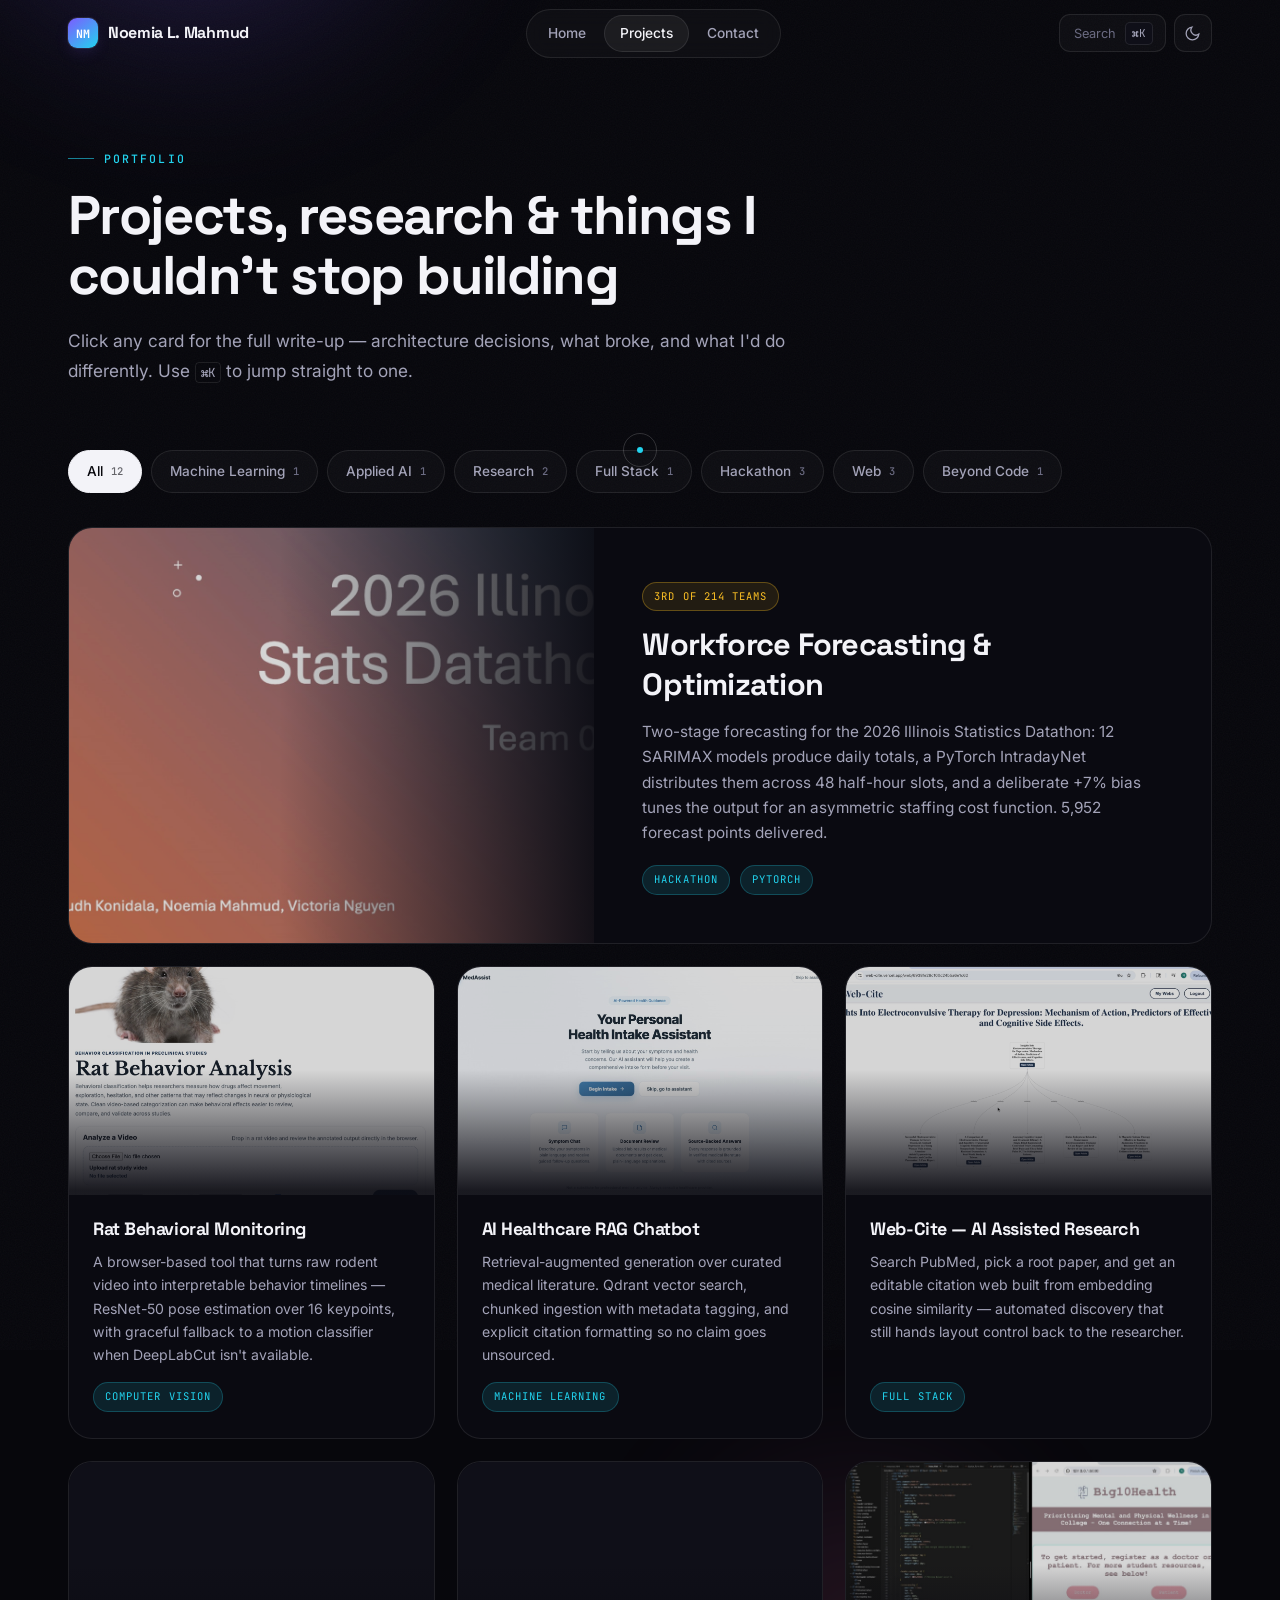
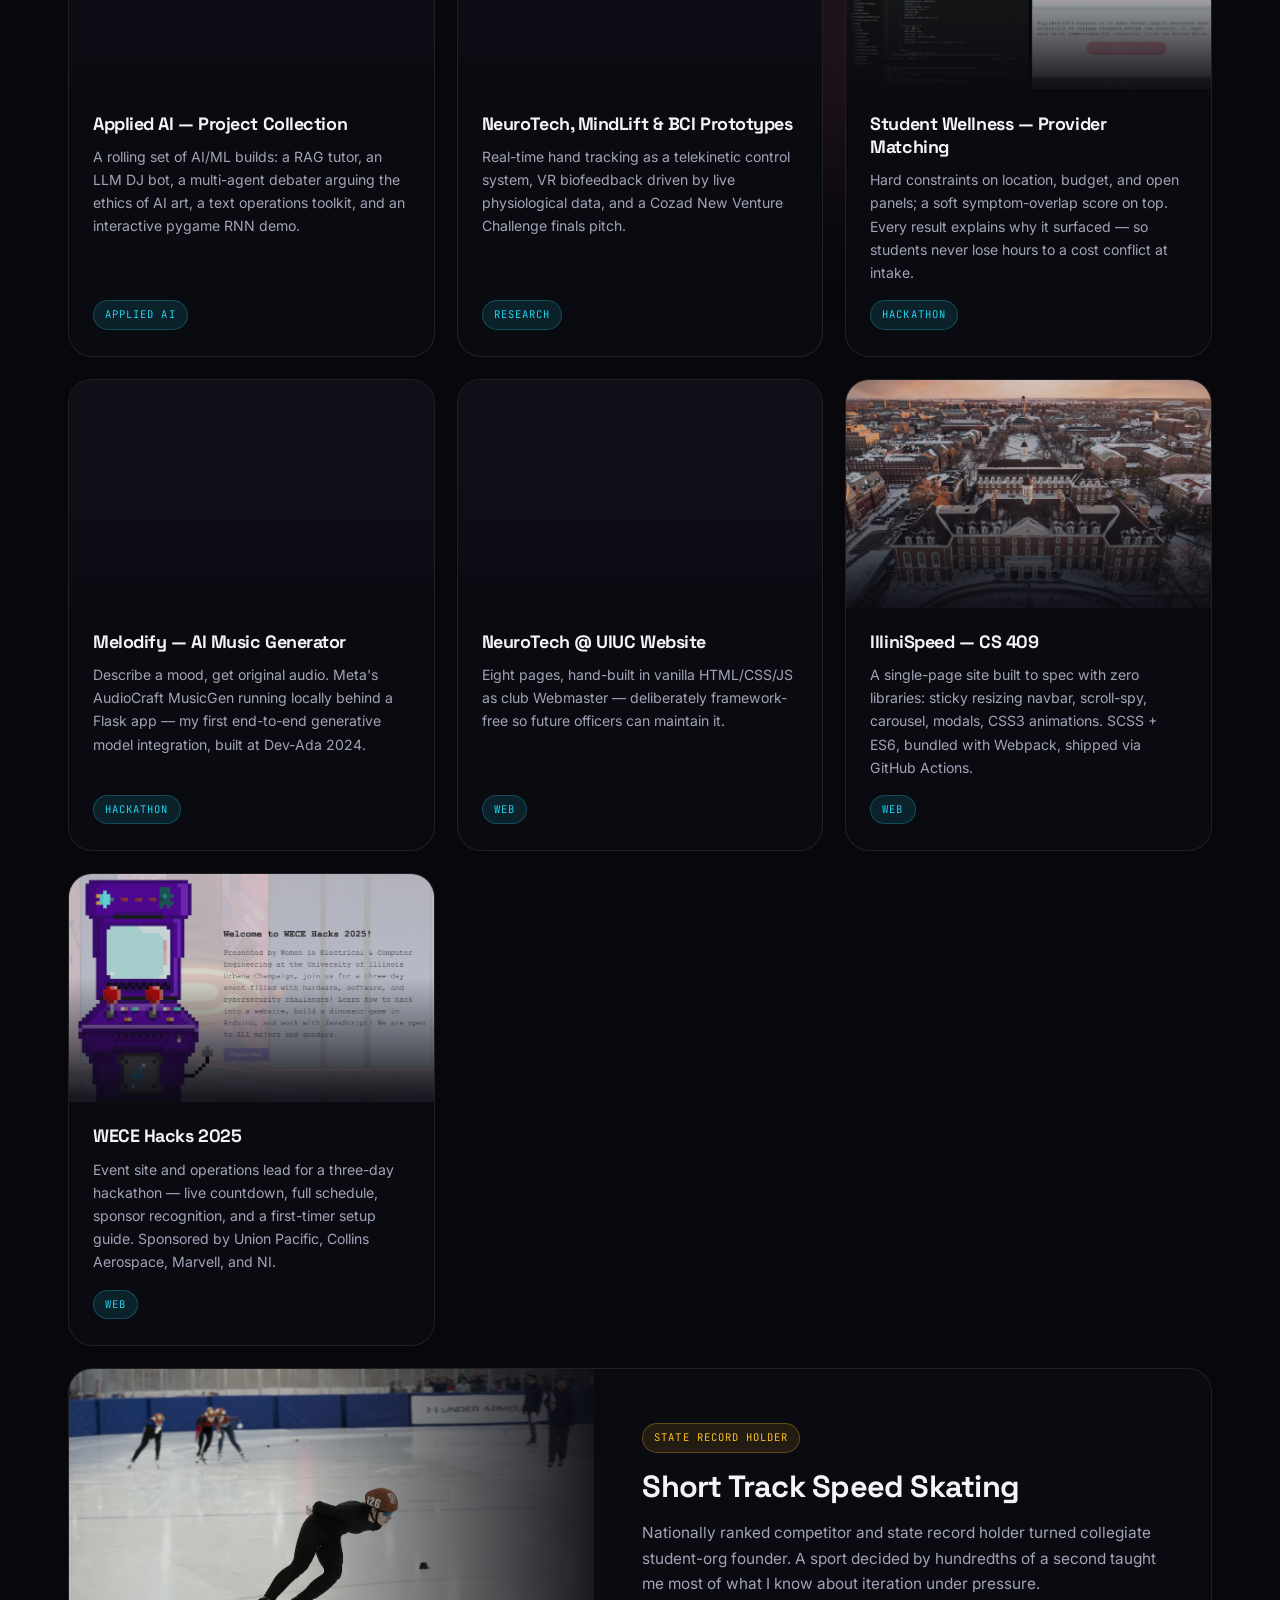
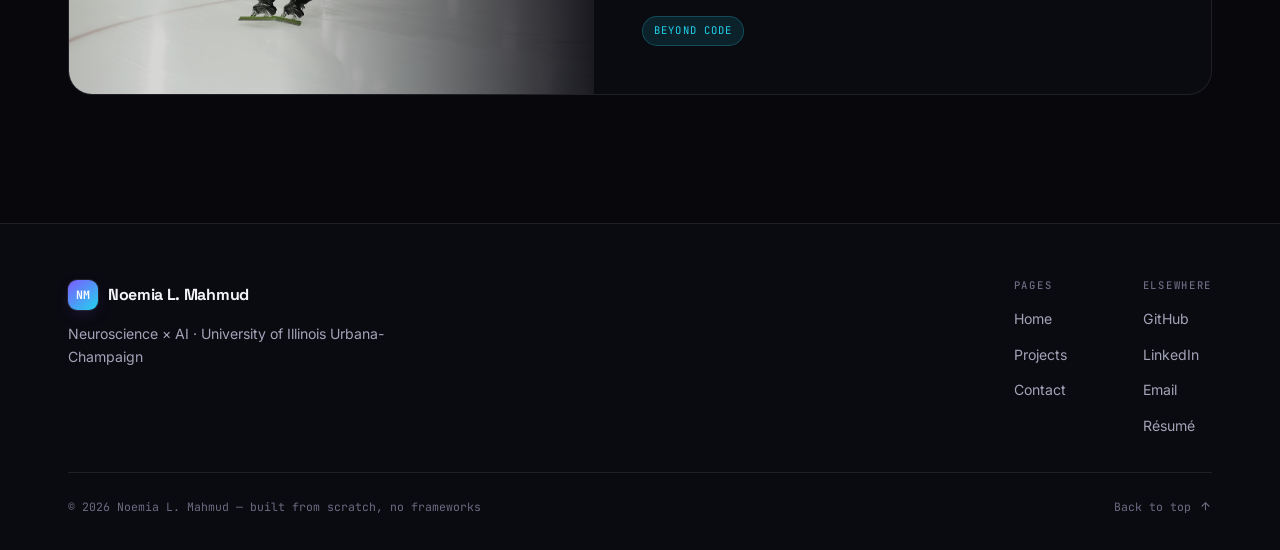
<file: projects.html>
<!DOCTYPE html>
<html lang="en" data-theme="dark">
<head>
  <meta charset="UTF-8" />
  <meta name="viewport" content="width=device-width, initial-scale=1.0" />
  <title>Projects — Noemia L. Mahmud</title>
  <meta name="description" content="Machine learning, computer vision, full-stack, and research projects by Noemia L. Mahmud — from DeepLabCut pose estimation pipelines to retrieval-augmented healthcare assistants." />
  <meta name="theme-color" content="#07070c" />

  <meta property="og:type" content="website" />
  <meta property="og:title" content="Projects — Noemia L. Mahmud" />
  <meta property="og:description" content="Selected machine learning, computer vision, full-stack, and research work." />
  <meta property="og:image" content="img/stats-1.jpg" />
  <meta name="twitter:card" content="summary_large_image" />

  <link rel="preconnect" href="https://fonts.googleapis.com" />
  <link rel="preconnect" href="https://fonts.gstatic.com" crossorigin />
  <link href="https://fonts.googleapis.com/css2?family=Inter:wght@400;500;600&family=Space+Grotesk:wght@500;700&family=JetBrains+Mono:wght@400;500&display=swap" rel="stylesheet" />
  <link rel="stylesheet" href="styles.css" />

  <script>
    (function () {
      try {
        // Dark is the designed default; light is opt-in via the toggle.
        var t = localStorage.getItem('theme');
        if (t) document.documentElement.dataset.theme = t;
      } catch (e) {}
    })();
  </script>
</head>
<body>
  <a class="skip-link" href="#main">Skip to content</a>

  <div class="grain" aria-hidden="true"></div>
  <div class="scroll-progress" aria-hidden="true"></div>
  <div class="cursor-dot" aria-hidden="true"></div>
  <div class="cursor-ring" aria-hidden="true"></div>

  <!-- ===== NAV ===== -->
  <nav class="navbar">
    <div class="container">
      <a href="index.html" class="nav-logo">
        <span class="mark">NM</span>
        <span>Noemia L. Mahmud</span>
      </a>

      <ul class="nav-links">
        <li><a href="index.html">Home</a></li>
        <li><a href="projects.html" class="active">Projects</a></li>
        <li><a href="contact.html">Contact</a></li>
      </ul>

      <div class="nav-right">
        <button class="kbd-btn" data-open-cmdk aria-label="Open command menu">
          <span>Search</span><kbd>⌘K</kbd>
        </button>
        <button class="icon-btn" id="theme-toggle" aria-label="Switch to light theme">
          <svg class="i-moon" viewBox="0 0 24 24" fill="none" stroke="currentColor" stroke-width="1.8"><path d="M21 12.79A9 9 0 1 1 11.21 3 7 7 0 0 0 21 12.79z"/></svg>
          <svg class="i-sun" viewBox="0 0 24 24" fill="none" stroke="currentColor" stroke-width="1.8"><circle cx="12" cy="12" r="4"/><path d="M12 2v2M12 20v2M4.9 4.9l1.4 1.4M17.7 17.7l1.4 1.4M2 12h2M20 12h2M4.9 19.1l1.4-1.4M17.7 6.3l1.4-1.4"/></svg>
        </button>
        <button class="nav-toggle" aria-label="Toggle navigation" aria-expanded="false">
          <span></span><span></span><span></span>
        </button>
      </div>
    </div>
  </nav>

  <main id="main">
    <section class="section" style="padding-top: calc(var(--nav-h) + 72px);">
      <div class="aurora" aria-hidden="true"><span class="b1"></span><span class="b3"></span></div>

      <div class="container" style="position:relative; z-index:2;">
        <div class="section-head section-head--wide">
          <span class="eyebrow" data-reveal="fade">Portfolio</span>
          <h1 class="h-lg" data-reveal>Projects, research &amp; things I couldn't stop building</h1>
          <p class="lede" data-reveal>
            Click any card for the full write-up — architecture decisions, what broke, and what I'd do
            differently. Use <kbd style="font-family:var(--f-mono);font-size:.78rem;border:1px solid var(--line);border-radius:4px;padding:1px 5px;">⌘K</kbd>
            to jump straight to one.
          </p>
        </div>

        <!-- Filters -->
        <div class="filters" role="group" aria-label="Filter projects">
          <button class="filter-btn active" data-filter="all">All <small>0</small></button>
          <button class="filter-btn" data-filter="ml">Machine Learning <small>0</small></button>
          <button class="filter-btn" data-filter="ai">Applied AI <small>0</small></button>
          <button class="filter-btn" data-filter="research">Research <small>0</small></button>
          <button class="filter-btn" data-filter="fullstack">Full Stack <small>0</small></button>
          <button class="filter-btn" data-filter="hackathon">Hackathon <small>0</small></button>
          <button class="filter-btn" data-filter="web">Web <small>0</small></button>
          <button class="filter-btn" data-filter="misc">Beyond Code <small>0</small></button>
        </div>

        <!-- Grid -->
        <div class="work-grid" id="projects-grid" data-stagger>

          <article class="card card--wide" data-category="hackathon" data-project="datathon" id="datathon"
                   role="button" tabindex="0" aria-label="Open Workforce Forecasting & Optimization" data-reveal>
            <div class="card-media">
              <img src="img/stats-1.jpg" alt="Datathon forecasting charts" loading="lazy" decoding="async" />
            </div>
            <div class="card-body">
              <div class="card-meta"><span class="chip chip--award">3rd of 214 teams</span></div>
              <h3>Workforce Forecasting &amp; Optimization</h3>
              <p>Two-stage forecasting for the 2026 Illinois Statistics Datathon: 12 SARIMAX models produce daily totals, a PyTorch IntradayNet distributes them across 48 half-hour slots, and a deliberate +7% bias tunes the output for an asymmetric staffing cost function. 5,952 forecast points delivered.</p>
              <div class="card-meta">
                <span class="chip">Hackathon</span>
                <span class="chip">PyTorch</span>
              </div>
            </div>
          </article>

          <article class="card" data-category="research" data-project="deeplabcut" id="deeplabcut"
                   role="button" tabindex="0" aria-label="Open Rat Behavioral Monitoring" data-tilt data-reveal>
            <div class="card-media">
              <img src="img/rat-annotations.jpg" alt="Rodent pose estimation overlay" loading="lazy" decoding="async" />
              <span class="card-open"><svg viewBox="0 0 24 24" fill="none" stroke="currentColor" stroke-width="2"><path d="M7 17 17 7M8 7h9v9"/></svg></span>
            </div>
            <div class="card-body">
              <h3>Rat Behavioral Monitoring</h3>
              <p>A browser-based tool that turns raw rodent video into interpretable behavior timelines — ResNet-50 pose estimation over 16 keypoints, with graceful fallback to a motion classifier when DeepLabCut isn't available.</p>
              <div class="card-meta"><span class="chip">Computer Vision</span></div>
            </div>
          </article>

          <article class="card" data-category="ml" data-project="rag-chatbot" id="rag-chatbot"
                   role="button" tabindex="0" aria-label="Open AI Healthcare RAG Chatbot" data-tilt data-reveal>
            <div class="card-media">
              <img src="img/medassist-1.jpg" alt="Healthcare RAG chatbot" loading="lazy" decoding="async" />
              <span class="card-open"><svg viewBox="0 0 24 24" fill="none" stroke="currentColor" stroke-width="2"><path d="M7 17 17 7M8 7h9v9"/></svg></span>
            </div>
            <div class="card-body">
              <h3>AI Healthcare RAG Chatbot</h3>
              <p>Retrieval-augmented generation over curated medical literature. Qdrant vector search, chunked ingestion with metadata tagging, and explicit citation formatting so no claim goes unsourced.</p>
              <div class="card-meta"><span class="chip">Machine Learning</span></div>
            </div>
          </article>

          <article class="card" data-category="fullstack" data-project="brainstorm" id="brainstorm"
                   role="button" tabindex="0" aria-label="Open Web-Cite" data-tilt data-reveal>
            <div class="card-media">
              <img src="img/webcite-2.jpg" alt="Web-Cite citation graph" loading="lazy" decoding="async" />
              <span class="card-open"><svg viewBox="0 0 24 24" fill="none" stroke="currentColor" stroke-width="2"><path d="M7 17 17 7M8 7h9v9"/></svg></span>
            </div>
            <div class="card-body">
              <h3>Web-Cite — AI Assisted Research</h3>
              <p>Search PubMed, pick a root paper, and get an editable citation web built from embedding cosine similarity — automated discovery that still hands layout control back to the researcher.</p>
              <div class="card-meta"><span class="chip">Full Stack</span></div>
            </div>
          </article>

          <article class="card" data-category="ai" data-project="applied-ai" id="applied-ai"
                   role="button" tabindex="0" aria-label="Open Applied AI collection" data-tilt data-reveal>
            <div class="card-media">
              <img src="img/applied-ai.jpg" alt="Applied AI coursework" loading="lazy" decoding="async" />
              <span class="card-open"><svg viewBox="0 0 24 24" fill="none" stroke="currentColor" stroke-width="2"><path d="M7 17 17 7M8 7h9v9"/></svg></span>
            </div>
            <div class="card-body">
              <h3>Applied AI — Project Collection</h3>
              <p>A rolling set of AI/ML builds: a RAG tutor, an LLM DJ bot, a multi-agent debater arguing the ethics of AI art, a text operations toolkit, and an interactive pygame RNN demo.</p>
              <div class="card-meta"><span class="chip">Applied AI</span></div>
            </div>
          </article>

          <article class="card" data-category="research" data-project="neurotech-vr" id="neurotech-vr"
                   role="button" tabindex="0" aria-label="Open NeuroTech and MindLift" data-tilt data-reveal>
            <div class="card-media">
              <img src="img/mindlift.jpg" alt="MindLift hand tracking prototype" loading="lazy" decoding="async" />
              <span class="card-open"><svg viewBox="0 0 24 24" fill="none" stroke="currentColor" stroke-width="2"><path d="M7 17 17 7M8 7h9v9"/></svg></span>
            </div>
            <div class="card-body">
              <h3>NeuroTech, MindLift &amp; BCI Prototypes</h3>
              <p>Real-time hand tracking as a telekinetic control system, VR biofeedback driven by live physiological data, and a Cozad New Venture Challenge finals pitch.</p>
              <div class="card-meta"><span class="chip">Research</span></div>
            </div>
          </article>

          <article class="card" data-category="hackathon" data-project="code-to-cure" id="code-to-cure"
                   role="button" tabindex="0" aria-label="Open Student Wellness matching platform" data-tilt data-reveal>
            <div class="card-media">
              <img src="img/bthealth-2.jpg" alt="BTHealth provider matching" loading="lazy" decoding="async" />
              <span class="card-open"><svg viewBox="0 0 24 24" fill="none" stroke="currentColor" stroke-width="2"><path d="M7 17 17 7M8 7h9v9"/></svg></span>
            </div>
            <div class="card-body">
              <h3>Student Wellness — Provider Matching</h3>
              <p>Hard constraints on location, budget, and open panels; a soft symptom-overlap score on top. Every result explains why it surfaced — so students never lose hours to a cost conflict at intake.</p>
              <div class="card-meta"><span class="chip">Hackathon</span></div>
            </div>
          </article>

          <article class="card" data-category="hackathon" data-project="melodify" id="melodify"
                   role="button" tabindex="0" aria-label="Open Melodify" data-tilt data-reveal>
            <div class="card-media">
              <img src="img/melodify-1.jpg" alt="Melodify AI music generator" loading="lazy" decoding="async" />
              <span class="card-open"><svg viewBox="0 0 24 24" fill="none" stroke="currentColor" stroke-width="2"><path d="M7 17 17 7M8 7h9v9"/></svg></span>
            </div>
            <div class="card-body">
              <h3>Melodify — AI Music Generator</h3>
              <p>Describe a mood, get original audio. Meta's AudioCraft MusicGen running locally behind a Flask app — my first end-to-end generative model integration, built at Dev-Ada 2024.</p>
              <div class="card-meta"><span class="chip">Hackathon</span></div>
            </div>
          </article>

          <article class="card" data-category="web" data-project="neurotech-site" id="neurotech-site"
                   role="button" tabindex="0" aria-label="Open NeuroTech website" data-tilt data-reveal>
            <div class="card-media">
              <img src="img/neurotech-site.jpg" alt="NeuroTech at UIUC website" loading="lazy" decoding="async" />
              <span class="card-open"><svg viewBox="0 0 24 24" fill="none" stroke="currentColor" stroke-width="2"><path d="M7 17 17 7M8 7h9v9"/></svg></span>
            </div>
            <div class="card-body">
              <h3>NeuroTech @ UIUC Website</h3>
              <p>Eight pages, hand-built in vanilla HTML/CSS/JS as club Webmaster — deliberately framework-free so future officers can maintain it.</p>
              <div class="card-meta"><span class="chip">Web</span></div>
            </div>
          </article>

          <article class="card" data-category="web" data-project="illini-speed" id="illini-speed"
                   role="button" tabindex="0" aria-label="Open IlliniSpeed website" data-tilt data-reveal>
            <div class="card-media">
              <img src="img/illinispeed.jpg" alt="IlliniSpeed website" loading="lazy" decoding="async" />
              <span class="card-open"><svg viewBox="0 0 24 24" fill="none" stroke="currentColor" stroke-width="2"><path d="M7 17 17 7M8 7h9v9"/></svg></span>
            </div>
            <div class="card-body">
              <h3>IlliniSpeed — CS 409</h3>
              <p>A single-page site built to spec with zero libraries: sticky resizing navbar, scroll-spy, carousel, modals, CSS3 animations. SCSS + ES6, bundled with Webpack, shipped via GitHub Actions.</p>
              <div class="card-meta"><span class="chip">Web</span></div>
            </div>
          </article>

          <article class="card" data-category="web" data-project="wece-hacks" id="wece-hacks"
                   role="button" tabindex="0" aria-label="Open WECE Hacks website" data-tilt data-reveal>
            <div class="card-media">
              <img src="img/wece-hacks.jpg" alt="WECE Hacks 2025 website" loading="lazy" decoding="async" />
              <span class="card-open"><svg viewBox="0 0 24 24" fill="none" stroke="currentColor" stroke-width="2"><path d="M7 17 17 7M8 7h9v9"/></svg></span>
            </div>
            <div class="card-body">
              <h3>WECE Hacks 2025</h3>
              <p>Event site and operations lead for a three-day hackathon — live countdown, full schedule, sponsor recognition, and a first-timer setup guide. Sponsored by Union Pacific, Collins Aerospace, Marvell, and NI.</p>
              <div class="card-meta"><span class="chip">Web</span></div>
            </div>
          </article>

          <article class="card card--wide" data-category="misc" data-project="misc" id="misc"
                   role="button" tabindex="0" aria-label="Open Short Track Speed Skating" data-reveal>
            <div class="card-media">
              <img src="img/skate-1.jpg" alt="Short track speed skating" loading="lazy" decoding="async" />
            </div>
            <div class="card-body">
              <div class="card-meta"><span class="chip chip--award">State record holder</span></div>
              <h3>Short Track Speed Skating</h3>
              <p>Nationally ranked competitor and state record holder turned collegiate student-org founder. A sport decided by hundredths of a second taught me most of what I know about iteration under pressure.</p>
              <div class="card-meta"><span class="chip">Beyond Code</span></div>
            </div>
          </article>

        </div>

        <p class="empty-state" hidden>// no projects in this category yet</p>
      </div>
    </section>
  </main>

  <!-- ===== MODAL ===== -->
  <div class="modal-overlay" id="project-modal" aria-hidden="true" role="dialog" aria-modal="true" aria-label="Project details">
    <div class="modal">
      <div class="modal-bar">
        <span class="dots" aria-hidden="true"><i></i><i></i><i></i></span>
        <span class="modal-crumb"></span>
        <div class="modal-nav">
          <button class="modal-prev" aria-label="Previous project">
            <svg viewBox="0 0 24 24" fill="none" stroke="currentColor" stroke-width="2"><path d="m15 18-6-6 6-6"/></svg>
          </button>
          <button class="modal-next" aria-label="Next project">
            <svg viewBox="0 0 24 24" fill="none" stroke="currentColor" stroke-width="2"><path d="m9 18 6-6-6-6"/></svg>
          </button>
          <button class="modal-close" aria-label="Close">
            <svg viewBox="0 0 24 24" fill="none" stroke="currentColor" stroke-width="2"><path d="M18 6 6 18M6 6l12 12"/></svg>
          </button>
        </div>
      </div>
      <div class="modal-scroll">
        <div id="modal-body"></div>
      </div>
    </div>
  </div>

  <!-- ===== FOOTER ===== -->
  <footer class="footer">
    <div class="container">
      <div class="footer-top">
        <div class="footer-brand">
          <a href="index.html" class="nav-logo"><span class="mark">NM</span><span>Noemia L. Mahmud</span></a>
          <p>Neuroscience × AI · University of Illinois Urbana-Champaign</p>
        </div>
        <div class="footer-cols">
          <div class="footer-col">
            <h4>Pages</h4>
            <ul>
              <li><a href="index.html">Home</a></li>
              <li><a href="projects.html">Projects</a></li>
              <li><a href="contact.html">Contact</a></li>
            </ul>
          </div>
          <div class="footer-col">
            <h4>Elsewhere</h4>
            <ul>
              <li><a href="https://github.com/noemiamahmud" target="_blank" rel="noopener noreferrer">GitHub</a></li>
              <li><a href="https://www.linkedin.com/in/noemia-mahmud-71b5b82b6/" target="_blank" rel="noopener noreferrer">LinkedIn</a></li>
              <li><a href="mailto:noemiamahmud@gmail.com">Email</a></li>
              <li><a href="https://drive.google.com/file/d/1A1NljpuVGNJXSzq9t0e5LR1JS9-0WDPu/view?usp=sharing" target="_blank" rel="noopener noreferrer">Résumé</a></li>
            </ul>
          </div>
        </div>
      </div>
      <div class="footer-bottom">
        <span>© 2026 Noemia L. Mahmud — built from scratch, no frameworks</span>
        <button class="to-top">
          Back to top
          <svg viewBox="0 0 24 24" fill="none" stroke="currentColor" stroke-width="2"><path d="M12 19V5M5 12l7-7 7 7"/></svg>
        </button>
      </div>
    </div>
  </footer>

  <!-- ===== COMMAND PALETTE ===== -->
  <div class="cmdk" id="cmdk" aria-hidden="true" role="dialog" aria-modal="true" aria-label="Command menu">
    <div class="cmdk-panel">
      <div class="cmdk-input">
        <svg viewBox="0 0 24 24" fill="none" stroke="currentColor" stroke-width="2"><circle cx="11" cy="11" r="7"/><path d="m21 21-4.3-4.3"/></svg>
        <input type="text" placeholder="Search projects, pages, actions…" aria-label="Search" />
      </div>
      <div class="cmdk-list" role="listbox"></div>
      <div class="cmdk-foot">
        <span><kbd>↑</kbd><kbd>↓</kbd> navigate</span>
        <span><kbd>↵</kbd> select</span>
        <span><kbd>esc</kbd> close</span>
      </div>
    </div>
  </div>

  <div class="toast" id="toast" role="status" aria-live="polite"></div>

  <script src="script.js" defer></script>
</body>
</html>
</file>
<file: styles.css>
/* =============================================================
   Noemia L. Mahmud — Portfolio
   Design system: "neural editorial"
   - Dark-first, light theme via [data-theme="light"]
   - All motion gated behind prefers-reduced-motion
   ============================================================= */

/* ===== 1. RESET ===== */
*,
*::before,
*::after { box-sizing: border-box; margin: 0; padding: 0; }

html { scroll-behavior: smooth; -webkit-text-size-adjust: 100%; }
@media (prefers-reduced-motion: reduce) { html { scroll-behavior: auto; } }

img, svg, video { display: block; max-width: 100%; }
button, input, textarea { font: inherit; color: inherit; }
ul { list-style: none; }

/* Cross-document view transitions (Chromium); harmless elsewhere. */
@view-transition { navigation: auto; }

/* ===== 2. TOKENS ===== */
:root {
  /* surfaces */
  --bg:        #07070c;
  --bg-1:      #0a0a11;
  --bg-2:      #0f0f18;
  --surface:   rgba(255, 255, 255, 0.028);
  --surface-2: rgba(255, 255, 255, 0.055);
  --line:      rgba(255, 255, 255, 0.09);
  --line-2:    rgba(255, 255, 255, 0.16);

  /* type */
  --tx:   #f3f3f8;
  --tx-2: #a3a3b8;
  --tx-3: #6b6b82;

  /* accents */
  --a1: #7c5cff;   /* violet — primary */
  --a2: #22d3ee;   /* cyan — secondary */
  --a3: #ff77b9;   /* pink — sparing */
  --a1-soft: rgba(124, 92, 255, 0.13);
  --a2-soft: rgba(34, 211, 238, 0.12);
  --on-accent: #ffffff;

  --glow: rgba(124, 92, 255, 0.30);
  --shadow-sm: 0 2px 8px rgba(0, 0, 0, 0.35);
  --shadow-lg: 0 32px 70px -24px rgba(0, 0, 0, 0.85);

  /* fonts */
  --f-display: "Space Grotesk", "Inter", system-ui, sans-serif;
  --f-body:    "Inter", system-ui, -apple-system, sans-serif;
  --f-mono:    "JetBrains Mono", ui-monospace, SFMono-Regular, Menlo, monospace;

  /* metrics */
  --nav-h: 68px;
  --max-w: 1200px;
  --pad: 28px;
  --r-sm: 10px;
  --r:    16px;
  --r-lg: 24px;

  /* motion */
  --e-out: cubic-bezier(0.22, 1, 0.36, 1);
  --e-io:  cubic-bezier(0.65, 0, 0.35, 1);
  --t: 0.4s var(--e-out);
}

[data-theme="light"] {
  --bg:        #f8f8f5;
  --bg-1:      #ffffff;
  --bg-2:      #f1f1ed;
  --surface:   rgba(12, 12, 26, 0.025);
  --surface-2: rgba(12, 12, 26, 0.05);
  --line:      rgba(12, 12, 26, 0.11);
  --line-2:    rgba(12, 12, 26, 0.2);

  --tx:   #0d0d15;
  --tx-2: #4e4e60;
  --tx-3: #7b7b8d;

  --a1: #5b34e8;
  --a2: #0891b2;
  --a3: #db2777;
  --a1-soft: rgba(91, 52, 232, 0.09);
  --a2-soft: rgba(8, 145, 178, 0.09);

  --glow: rgba(91, 52, 232, 0.22);
  --shadow-sm: 0 2px 8px rgba(20, 20, 45, 0.08);
  --shadow-lg: 0 30px 60px -26px rgba(20, 20, 60, 0.28);
}

/* ===== 3. BASE ===== */
body {
  font-family: var(--f-body);
  background: var(--bg);
  color: var(--tx);
  line-height: 1.65;
  font-size: 16px;
  overflow-x: hidden;
  -webkit-font-smoothing: antialiased;
  -moz-osx-font-smoothing: grayscale;
  transition: background 0.5s var(--e-io), color 0.5s var(--e-io);
}

a { color: inherit; text-decoration: none; }

::selection { background: var(--a1); color: #fff; }

:focus-visible {
  outline: 2px solid var(--a2);
  outline-offset: 3px;
  border-radius: 4px;
}

/* Scrollbar */
::-webkit-scrollbar { width: 10px; height: 10px; }
::-webkit-scrollbar-track { background: var(--bg); }
::-webkit-scrollbar-thumb {
  background: var(--line-2);
  border-radius: 10px;
  border: 3px solid var(--bg);
}
::-webkit-scrollbar-thumb:hover { background: var(--a1); }

.skip-link {
  position: fixed;
  top: 10px; left: 10px;
  z-index: 10000;
  padding: 10px 18px;
  background: var(--a1);
  color: #fff;
  border-radius: 8px;
  font-size: 0.85rem;
  font-weight: 600;
  transform: translateY(-200%);
  transition: transform 0.25s var(--e-out);
}
.skip-link:focus-visible { transform: translateY(0); }

/* ===== 4. LAYOUT PRIMITIVES ===== */
.container {
  width: 100%;
  max-width: var(--max-w);
  margin-inline: auto;
  padding-inline: var(--pad);
}

.section {
  position: relative;
  padding-block: clamp(72px, 10vw, 140px);
}
.section--tight { padding-block: clamp(56px, 7vw, 90px); }
.section--alt { background: var(--bg-1); }
.section--alt::before,
.section--alt::after {
  content: "";
  position: absolute;
  left: 0; right: 0;
  height: 1px;
  background: linear-gradient(90deg, transparent, var(--line), transparent);
}
.section--alt::before { top: 0; }
.section--alt::after { bottom: 0; }

/* Eyebrow / mono label */
.eyebrow {
  display: inline-flex;
  align-items: center;
  gap: 10px;
  font-family: var(--f-mono);
  font-size: 0.72rem;
  font-weight: 500;
  letter-spacing: 0.18em;
  text-transform: uppercase;
  color: var(--a2);
  margin-bottom: 18px;
}
.eyebrow::before {
  content: "";
  width: 26px;
  height: 1px;
  background: currentColor;
  opacity: 0.6;
}

.section-head { max-width: 640px; margin-bottom: clamp(40px, 5vw, 64px); }
.section-head--wide { max-width: 780px; }

h1, h2, h3, h4 {
  font-family: var(--f-display);
  font-weight: 700;
  line-height: 1.1;
  letter-spacing: -0.03em;
}

.h-xl { font-size: clamp(2.6rem, 8.5vw, 6.2rem); }
.h-lg { font-size: clamp(2rem, 4.6vw, 3.4rem); }
.h-md { font-size: clamp(1.5rem, 2.6vw, 2.1rem); }

.lede {
  font-size: clamp(1rem, 1.35vw, 1.15rem);
  color: var(--tx-2);
  line-height: 1.75;
  margin-top: 20px;
}

/* Gradient accent */
.grad {
  background: linear-gradient(105deg, var(--a1) 0%, var(--a3) 45%, var(--a2) 100%);
  background-size: 200% 100%;
  -webkit-background-clip: text;
  background-clip: text;
  color: transparent;
  animation: gradShift 9s ease-in-out infinite;
}
@keyframes gradShift {
  0%, 100% { background-position: 0% 50%; }
  50%      { background-position: 100% 50%; }
}

/* ===== 5. AMBIENT EFFECT LAYERS ===== */

/* Film grain — inline SVG turbulence, no network request */
.grain {
  position: fixed;
  inset: -50%;
  z-index: 1;
  pointer-events: none;
  opacity: 0.035;
  background-image: url("data:image/svg+xml,%3Csvg xmlns='http://www.w3.org/2000/svg' width='200' height='200'%3E%3Cfilter id='n'%3E%3CfeTurbulence type='fractalNoise' baseFrequency='0.85' numOctaves='3'/%3E%3C/filter%3E%3Crect width='200' height='200' filter='url(%23n)'/%3E%3C/svg%3E");
  animation: grainShift 0.7s steps(3) infinite;
}
[data-theme="light"] .grain { opacity: 0.05; }
@keyframes grainShift {
  0%   { transform: translate(0, 0); }
  33%  { transform: translate(-2%, 1%); }
  66%  { transform: translate(1%, -2%); }
  100% { transform: translate(0, 0); }
}

/* Aurora blobs */
.aurora {
  position: absolute;
  inset: 0;
  overflow: hidden;
  pointer-events: none;
  z-index: 0;
}
.aurora span {
  position: absolute;
  border-radius: 50%;
  filter: blur(90px);
  opacity: 0.4;
  will-change: transform;
}
[data-theme="light"] .aurora span { opacity: 0.22; filter: blur(80px); }
.aurora .b1 {
  width: 46vw; height: 46vw; min-width: 340px; min-height: 340px;
  background: radial-gradient(circle, var(--a1), transparent 68%);
  top: -14%; left: -8%;
  animation: drift1 22s ease-in-out infinite;
}
.aurora .b2 {
  width: 38vw; height: 38vw; min-width: 280px; min-height: 280px;
  background: radial-gradient(circle, var(--a2), transparent 68%);
  bottom: -18%; right: -6%;
  animation: drift2 26s ease-in-out infinite;
}
.aurora .b3 {
  width: 30vw; height: 30vw; min-width: 220px; min-height: 220px;
  background: radial-gradient(circle, var(--a3), transparent 70%);
  top: 42%; left: 52%;
  opacity: 0.22;
  animation: drift3 30s ease-in-out infinite;
}
@keyframes drift1 {
  0%, 100% { transform: translate(0, 0) scale(1); }
  50%      { transform: translate(14%, 12%) scale(1.16); }
}
@keyframes drift2 {
  0%, 100% { transform: translate(0, 0) scale(1); }
  50%      { transform: translate(-16%, -10%) scale(1.1); }
}
@keyframes drift3 {
  0%, 100% { transform: translate(0, 0) scale(1); }
  50%      { transform: translate(-20%, 16%) scale(0.86); }
}

/* Hairline grid backdrop */
.gridlines {
  position: absolute;
  inset: 0;
  pointer-events: none;
  z-index: 0;
  background-image:
    linear-gradient(var(--line) 1px, transparent 1px),
    linear-gradient(90deg, var(--line) 1px, transparent 1px);
  background-size: 72px 72px;
  mask-image: radial-gradient(ellipse 80% 60% at 50% 40%, #000 20%, transparent 78%);
  -webkit-mask-image: radial-gradient(ellipse 80% 60% at 50% 40%, #000 20%, transparent 78%);
  opacity: 0.55;
}

/* Scroll progress */
.scroll-progress {
  position: fixed;
  top: 0; left: 0;
  height: 2px;
  width: 100%;
  transform: scaleX(0);
  transform-origin: 0 50%;
  background: linear-gradient(90deg, var(--a1), var(--a3), var(--a2));
  z-index: 9000;
  pointer-events: none;
}

/* Custom cursor (fine pointers only, enabled by JS) */
.cursor-dot,
.cursor-ring { display: none; }

@media (hover: hover) and (pointer: fine) {
  body.has-cursor,
  body.has-cursor a,
  body.has-cursor button,
  body.has-cursor [role="button"] { cursor: none; }
  body.has-cursor input,
  body.has-cursor textarea { cursor: text; }

  body.has-cursor .cursor-dot,
  body.has-cursor .cursor-ring {
    display: block;
    position: fixed;
    top: 0; left: 0;
    z-index: 9999;
    pointer-events: none;
    border-radius: 50%;
    will-change: transform;
  }
  .cursor-dot {
    width: 6px; height: 6px;
    margin: -3px 0 0 -3px;
    background: var(--a2);
  }
  .cursor-ring {
    width: 34px; height: 34px;
    margin: -17px 0 0 -17px;
    border: 1px solid var(--line-2);
    transition: width 0.3s var(--e-out), height 0.3s var(--e-out),
                margin 0.3s var(--e-out), background 0.3s var(--e-out),
                border-color 0.3s var(--e-out), opacity 0.3s;
  }
  .cursor-ring.is-active {
    width: 58px; height: 58px;
    margin: -29px 0 0 -29px;
    background: var(--a1-soft);
    border-color: var(--a1);
  }
  .cursor-ring.is-down { width: 26px; height: 26px; margin: -13px 0 0 -13px; }
}

/* ===== 6. NAV ===== */
.navbar {
  position: fixed;
  inset: 0 0 auto 0;
  height: var(--nav-h);
  display: flex;
  align-items: center;
  z-index: 900;
  transition: background 0.35s var(--e-io), border-color 0.35s, backdrop-filter 0.35s;
  border-bottom: 1px solid transparent;
}
.navbar.scrolled {
  background: color-mix(in srgb, var(--bg) 78%, transparent);
  backdrop-filter: blur(16px) saturate(160%);
  -webkit-backdrop-filter: blur(16px) saturate(160%);
  border-bottom-color: var(--line);
}
.navbar .container {
  display: flex;
  align-items: center;
  justify-content: space-between;
  gap: 20px;
}

.nav-logo {
  display: inline-flex;
  align-items: center;
  gap: 10px;
  font-family: var(--f-display);
  font-weight: 700;
  font-size: 1rem;
  letter-spacing: -0.02em;
}
.nav-logo .mark {
  display: grid;
  place-items: center;
  width: 30px; height: 30px;
  border-radius: 9px;
  background: linear-gradient(140deg, var(--a1), var(--a2));
  color: #fff;
  font-size: 0.72rem;
  font-family: var(--f-mono);
  font-weight: 700;
  letter-spacing: 0;
  box-shadow: 0 0 0 1px var(--line), 0 6px 18px -6px var(--glow);
  transition: transform 0.5s var(--e-out);
}
.nav-logo:hover .mark { transform: rotate(-8deg) scale(1.08); }

.nav-right { display: flex; align-items: center; gap: 8px; }

.nav-links {
  display: flex;
  align-items: center;
  gap: 2px;
  padding: 5px;
  border: 1px solid var(--line);
  border-radius: 999px;
  background: var(--surface);
  backdrop-filter: blur(10px);
}
.nav-links a {
  position: relative;
  display: block;
  padding: 7px 16px;
  border-radius: 999px;
  font-size: 0.86rem;
  font-weight: 500;
  color: var(--tx-2);
  transition: color 0.25s;
  z-index: 1;
}
.nav-links a:hover { color: var(--tx); }
.nav-links a.active { color: var(--tx); }
.nav-links a.active::before {
  content: "";
  position: absolute;
  inset: 0;
  border-radius: 999px;
  background: var(--surface-2);
  border: 1px solid var(--line);
  z-index: -1;
}

.icon-btn {
  display: grid;
  place-items: center;
  width: 38px; height: 38px;
  border-radius: 11px;
  border: 1px solid var(--line);
  background: var(--surface);
  color: var(--tx-2);
  cursor: pointer;
  transition: color 0.25s, border-color 0.25s, background 0.25s, transform 0.25s;
}
.icon-btn:hover {
  color: var(--tx);
  border-color: var(--line-2);
  background: var(--surface-2);
  transform: translateY(-2px);
}
.icon-btn svg { width: 17px; height: 17px; }

.kbd-btn {
  display: inline-flex;
  align-items: center;
  gap: 9px;
  height: 38px;
  padding: 0 12px 0 14px;
  border-radius: 11px;
  border: 1px solid var(--line);
  background: var(--surface);
  color: var(--tx-3);
  font-size: 0.8rem;
  cursor: pointer;
  transition: color 0.25s, border-color 0.25s, background 0.25s;
}
.kbd-btn:hover { color: var(--tx); border-color: var(--line-2); background: var(--surface-2); }
.kbd-btn kbd {
  font-family: var(--f-mono);
  font-size: 0.68rem;
  padding: 2px 6px;
  border-radius: 5px;
  border: 1px solid var(--line);
  background: var(--bg-2);
  color: var(--tx-2);
}

/* Theme toggle icon swap */
.icon-btn .i-sun { display: none; }
[data-theme="light"] .icon-btn .i-sun { display: block; }
[data-theme="light"] .icon-btn .i-moon { display: none; }

/* Mobile hamburger */
.nav-toggle {
  display: none;
  width: 38px; height: 38px;
  border-radius: 11px;
  border: 1px solid var(--line);
  background: var(--surface);
  cursor: pointer;
  position: relative;
}
.nav-toggle span {
  position: absolute;
  left: 50%;
  width: 16px; height: 1.5px;
  margin-left: -8px;
  background: var(--tx);
  border-radius: 2px;
  transition: transform 0.35s var(--e-out), opacity 0.2s;
}
.nav-toggle span:nth-child(1) { top: 14px; }
.nav-toggle span:nth-child(2) { top: 18.5px; }
.nav-toggle span:nth-child(3) { top: 23px; }
.nav-toggle.open span:nth-child(1) { transform: translateY(4.5px) rotate(45deg); }
.nav-toggle.open span:nth-child(2) { opacity: 0; }
.nav-toggle.open span:nth-child(3) { transform: translateY(-4.5px) rotate(-45deg); }

/* ===== 7. BUTTONS ===== */
.btn {
  position: relative;
  display: inline-flex;
  align-items: center;
  justify-content: center;
  gap: 9px;
  padding: 14px 26px;
  border: 1px solid transparent;
  border-radius: 999px;
  font-size: 0.92rem;
  font-weight: 600;
  letter-spacing: -0.01em;
  cursor: pointer;
  overflow: hidden;
  isolation: isolate;
  transition: transform 0.35s var(--e-out), border-color 0.3s, color 0.3s, background 0.3s;
}
.btn svg { width: 16px; height: 16px; flex-shrink: 0; }

.btn--primary {
  background: linear-gradient(120deg, var(--a1), #9b7bff 55%, var(--a2));
  background-size: 200% 100%;
  color: #fff;
  box-shadow: 0 12px 34px -14px var(--glow);
}
.btn--primary:hover { background-position: 100% 0; box-shadow: 0 18px 44px -14px var(--glow); }

.btn--ghost {
  background: var(--surface);
  border-color: var(--line);
  color: var(--tx);
}
.btn--ghost:hover { border-color: var(--line-2); background: var(--surface-2); }

.btn--sm { padding: 10px 18px; font-size: 0.84rem; }

/* Arrow nudge */
.btn .arrow { transition: transform 0.35s var(--e-out); }
.btn:hover .arrow { transform: translateX(4px); }

/* Text link with underline sweep */
.link-u {
  position: relative;
  display: inline-flex;
  align-items: center;
  gap: 7px;
  color: var(--tx);
  font-weight: 500;
}
.link-u::after {
  content: "";
  position: absolute;
  left: 0; bottom: -3px;
  width: 100%; height: 1px;
  background: currentColor;
  transform: scaleX(0);
  transform-origin: 100% 50%;
  transition: transform 0.45s var(--e-out);
}
.link-u:hover::after { transform: scaleX(1); transform-origin: 0 50%; }

/* Status pill */
.pill {
  display: inline-flex;
  align-items: center;
  gap: 10px;
  padding: 7px 16px 7px 12px;
  border: 1px solid var(--line);
  border-radius: 999px;
  background: var(--surface);
  font-size: 0.8rem;
  color: var(--tx-2);
  backdrop-filter: blur(10px);
}
.pill .dot {
  position: relative;
  width: 7px; height: 7px;
  border-radius: 50%;
  background: #34d399;
  flex-shrink: 0;
}
.pill .dot::after {
  content: "";
  position: absolute;
  inset: 0;
  border-radius: 50%;
  background: #34d399;
  animation: ping 2s var(--e-io) infinite;
}
@keyframes ping {
  0%   { transform: scale(1); opacity: 0.7; }
  80%, 100% { transform: scale(3); opacity: 0; }
}

/* ===== 8. HERO ===== */
.hero {
  position: relative;
  min-height: 100svh;
  display: flex;
  align-items: center;
  padding-top: calc(var(--nav-h) + 40px);
  padding-bottom: 90px;
  overflow: hidden;
}
#neural-canvas {
  position: absolute;
  inset: 0;
  width: 100%;
  height: 100%;
  z-index: 1;               /* above the aurora wash, below the copy */
  opacity: 0.85;
}
.hero .container { position: relative; z-index: 3; }
.hero::after {
  content: "";
  position: absolute;
  left: 0; right: 0; bottom: 0;
  height: 200px;
  background: linear-gradient(to bottom, transparent, var(--bg));
  z-index: 2;
  pointer-events: none;
}

/* Two-column hero: copy on the left, GitHub activity on the right.
   Single column until there is room for the full 53-week heatmap. */
.hero-grid {
  display: grid;
  grid-template-columns: minmax(0, 1fr);
  gap: 52px;
  align-items: center;
}
@media (min-width: 1120px) {
  .hero-grid {
    grid-template-columns: minmax(0, 1fr) minmax(0, 572px);
    gap: 48px;
  }
}
.hero-inner { max-width: 640px; }

.hero h1 {
  margin: 24px 0 0;
  font-size: clamp(2.9rem, 9vw, 6.4rem);
  line-height: 0.95;
  letter-spacing: -0.045em;
}
.hero h1 .line { display: block; overflow: hidden; }
.hero h1 .line > span { display: block; }

.hero-role {
  display: flex;
  align-items: center;
  gap: 14px;
  margin-top: 28px;
  font-family: var(--f-mono);
  font-size: clamp(0.85rem, 1.6vw, 1.05rem);
  color: var(--a2);
  letter-spacing: 0.02em;
  min-height: 1.6em;
}
.hero-role .caret {
  display: inline-block;
  width: 9px; height: 1.1em;
  background: var(--a2);
  animation: blink 1.1s steps(2) infinite;
  vertical-align: text-bottom;
}
@keyframes blink { 0%, 49% { opacity: 1; } 50%, 100% { opacity: 0; } }

.hero-bio {
  max-width: 580px;
  margin-top: 26px;
  font-size: clamp(1rem, 1.25vw, 1.1rem);
  color: var(--tx-2);
  line-height: 1.75;
}

.hero-actions {
  display: flex;
  flex-wrap: wrap;
  gap: 14px;
  margin-top: 38px;
}

.hero-socials {
  display: flex;
  gap: 10px;
  margin-top: 34px;
  padding-top: 30px;
  border-top: 1px solid var(--line);
  max-width: 580px;
}

.scroll-cue {
  position: absolute;
  left: 50%;
  bottom: 32px;
  transform: translateX(-50%);
  z-index: 2;
  display: flex;
  flex-direction: column;
  align-items: center;
  gap: 10px;
  font-family: var(--f-mono);
  font-size: 0.65rem;
  letter-spacing: 0.22em;
  text-transform: uppercase;
  color: var(--tx-3);
}
.scroll-cue .rail {
  width: 1px; height: 46px;
  background: linear-gradient(to bottom, var(--line-2), transparent);
  position: relative;
  overflow: hidden;
}
.scroll-cue .rail::after {
  content: "";
  position: absolute;
  top: -50%; left: 0;
  width: 1px; height: 50%;
  background: var(--a2);
  animation: railRun 2.2s var(--e-io) infinite;
}
@keyframes railRun {
  0%   { top: -50%; }
  100% { top: 100%; }
}

/* ===== 8b. GITHUB ACTIVITY PANEL =====
   Reuses the project-modal window chrome so it reads as part of the system.
   Cell colours ramp through the site accents rather than GitHub green. */
.gh-panel {
  --gh-cell: 8px;
  --gh-gap: 2px;
  position: relative;
  width: 100%;
  max-width: 572px;
  border: 1px solid var(--line);
  border-radius: var(--r-lg);
  background: color-mix(in srgb, var(--bg-1) 82%, transparent);
  backdrop-filter: blur(14px);
  -webkit-backdrop-filter: blur(14px);
  box-shadow: var(--shadow-lg);
  overflow: hidden;
  isolation: isolate;
}
.gh-panel::after {
  content: "";
  position: absolute;
  inset: 0;
  z-index: 3;
  pointer-events: none;
  border-radius: inherit;
  background: radial-gradient(460px circle at var(--mx, 50%) var(--my, 50%),
              rgba(255, 255, 255, 0.055), transparent 60%);
  opacity: 0;
  transition: opacity 0.4s;
}
.gh-panel:hover::after { opacity: 1; }
.gh-panel[hidden] { display: none; }

/* Window bar */
.gh-bar {
  display: flex;
  align-items: center;
  gap: 12px;
  padding: 13px 16px;
  border-bottom: 1px solid var(--line);
  background: var(--surface);
}
.gh-bar .dots { display: flex; gap: 6px; }
.gh-bar .dots i { width: 9px; height: 9px; border-radius: 50%; background: var(--line-2); }
.gh-bar .dots i:first-child { background: #ff5f57; }
.gh-bar .dots i:nth-child(2) { background: #febc2e; }
.gh-bar .dots i:nth-child(3) { background: #28c840; }
.gh-crumb {
  flex: 1;
  font-family: var(--f-mono);
  font-size: 0.72rem;
  color: var(--tx-3);
  white-space: nowrap;
  overflow: hidden;
  text-overflow: ellipsis;
}
.gh-live {
  display: inline-flex;
  align-items: center;
  gap: 6px;
  font-family: var(--f-mono);
  font-size: 0.62rem;
  letter-spacing: 0.12em;
  text-transform: uppercase;
  color: var(--tx-3);
}
.gh-live i {
  width: 6px; height: 6px;
  border-radius: 50%;
  background: var(--tx-3);
  transition: background 0.4s;
}
.gh-panel.is-live .gh-live { color: #34d399; }
.gh-panel.is-live .gh-live i { background: #34d399; box-shadow: 0 0 0 3px rgba(52, 211, 153, 0.15); }

/* Stat row */
.gh-stats {
  display: grid;
  grid-template-columns: repeat(4, minmax(0, 1fr));
  gap: 1px;
  background: var(--line);
  border-bottom: 1px solid var(--line);
}
.gh-stat {
  background: var(--bg-1);
  padding: 16px 14px;
  text-align: left;
}
.gh-stat b {
  display: block;
  font-family: var(--f-display);
  font-size: clamp(1.3rem, 2.2vw, 1.7rem);
  font-weight: 700;
  letter-spacing: -0.035em;
  line-height: 1;
  background: linear-gradient(120deg, var(--tx), var(--a1));
  -webkit-background-clip: text;
  background-clip: text;
  color: transparent;
}
.gh-stat span {
  display: block;
  margin-top: 7px;
  font-family: var(--f-mono);
  font-size: 0.6rem;
  letter-spacing: 0.09em;
  text-transform: uppercase;
  color: var(--tx-3);
  line-height: 1.35;
}

/* Heatmap */
.gh-heat { padding: 20px 22px 16px; }
.gh-scroll {
  overflow-x: auto;
  overflow-y: hidden;
  scrollbar-width: none;
  -ms-overflow-style: none;
}
.gh-scroll::-webkit-scrollbar { display: none; }

.gh-months,
.gh-grid {
  display: grid;
  grid-auto-flow: column;
  grid-auto-columns: var(--gh-cell);
  gap: var(--gh-gap);
  width: max-content;
}
.gh-grid { grid-template-rows: repeat(7, var(--gh-cell)); }

.gh-months {
  margin-bottom: 6px;
  font-family: var(--f-mono);
  font-size: 0.58rem;
  letter-spacing: 0.06em;
  color: var(--tx-3);
}
.gh-months span {
  overflow: visible;
  white-space: nowrap;
  line-height: 1;
}

.gh-cell {
  border-radius: 2px;
  background: var(--surface-2);
  outline: 1px solid transparent;
  transition: outline-color 0.15s, transform 0.15s var(--e-out);
}
.gh-cell[data-l="1"] { background: color-mix(in srgb, var(--a1) 30%, transparent); }
.gh-cell[data-l="2"] { background: color-mix(in srgb, var(--a1) 58%, transparent); }
.gh-cell[data-l="3"] { background: color-mix(in srgb, var(--a1) 88%, transparent); }
.gh-cell[data-l="4"] {
  background: linear-gradient(135deg, var(--a1), var(--a2));
  box-shadow: 0 0 7px -1px var(--glow);
}
.gh-cell.pad { background: transparent; }
.gh-cell:not(.pad):hover { outline-color: var(--tx); transform: scale(1.35); }

/* Entry wave — one step per column, not per cell */
.gh-panel.is-drawn .gh-cell {
  animation: ghPop 0.4s var(--e-out) backwards;
  animation-delay: calc(var(--col, 0) * 11ms);
}
@keyframes ghPop {
  from { opacity: 0; transform: scale(0.4); }
  to   { opacity: 1; transform: none; }
}

.gh-foot {
  display: flex;
  align-items: center;
  justify-content: space-between;
  gap: 12px;
  margin-top: 12px;
  font-family: var(--f-mono);
  font-size: 0.6rem;
  letter-spacing: 0.08em;
  color: var(--tx-3);
}
.gh-legend { display: flex; align-items: center; gap: 4px; }
.gh-legend i {
  width: var(--gh-cell); height: var(--gh-cell);
  border-radius: 2px;
  background: var(--surface-2);
}
.gh-legend i[data-l="1"] { background: color-mix(in srgb, var(--a1) 30%, transparent); }
.gh-legend i[data-l="2"] { background: color-mix(in srgb, var(--a1) 58%, transparent); }
.gh-legend i[data-l="3"] { background: color-mix(in srgb, var(--a1) 88%, transparent); }
.gh-legend i[data-l="4"] { background: linear-gradient(135deg, var(--a1), var(--a2)); }

/* Language bar */
.gh-langs { padding: 0 22px 20px; }
.gh-bar-track {
  display: flex;
  height: 7px;
  border-radius: 999px;
  overflow: hidden;
  background: var(--surface-2);
}
.gh-bar-track i { height: 100%; transition: flex-grow 0.6s var(--e-out); }
.gh-lang-keys {
  display: flex;
  flex-wrap: wrap;
  gap: 8px 16px;
  margin-top: 12px;
}
.gh-lang-keys span {
  display: inline-flex;
  align-items: center;
  gap: 6px;
  font-size: 0.72rem;
  color: var(--tx-2);
}
.gh-lang-keys i { width: 7px; height: 7px; border-radius: 50%; flex-shrink: 0; }

/* Tooltip */
.gh-tip {
  position: absolute;
  z-index: 6;
  padding: 7px 11px;
  border-radius: 8px;
  border: 1px solid var(--line-2);
  background: var(--bg);
  color: var(--tx);
  font-family: var(--f-mono);
  font-size: 0.68rem;
  white-space: nowrap;
  pointer-events: none;
  opacity: 0;
  transform: translate(-50%, -8px);
  transition: opacity 0.16s;
  box-shadow: var(--shadow-sm);
}
.gh-tip.show { opacity: 1; }

@media (max-width: 640px) {
  .gh-panel { --gh-cell: 7px; --gh-gap: 1.5px; }
  .gh-stats { grid-template-columns: repeat(2, 1fr); }
  .gh-heat { padding: 16px 16px 14px; }
  .gh-langs { padding: 0 16px 16px; }
}

/* ===== 9. MARQUEE ===== */
.marquee {
  position: relative;
  padding: 22px 0;
  border-block: 1px solid var(--line);
  background: var(--bg-1);
  overflow: hidden;
  mask-image: linear-gradient(90deg, transparent, #000 12%, #000 88%, transparent);
  -webkit-mask-image: linear-gradient(90deg, transparent, #000 12%, #000 88%, transparent);
}
.marquee-track {
  display: flex;
  width: max-content;
  gap: 0;
  animation: marquee 42s linear infinite;
}
.marquee:hover .marquee-track { animation-play-state: paused; }
.marquee-group {
  display: flex;
  align-items: center;
  gap: 42px;
  padding-right: 42px;
}
.marquee-group span {
  font-family: var(--f-display);
  font-size: clamp(1rem, 1.8vw, 1.35rem);
  font-weight: 500;
  color: var(--tx-3);
  white-space: nowrap;
  transition: color 0.3s;
}
.marquee-group span:hover { color: var(--a1); }
.marquee-group i {
  display: block;
  width: 5px; height: 5px;
  border-radius: 50%;
  background: var(--a1);
  opacity: 0.5;
  flex-shrink: 0;
}
@keyframes marquee {
  from { transform: translateX(0); }
  to   { transform: translateX(-50%); }
}

/* ===== 10. ABOUT ===== */
.about-grid {
  display: grid;
  grid-template-columns: minmax(0, 0.85fr) minmax(0, 1.15fr);
  gap: clamp(36px, 6vw, 80px);
  align-items: start;
}


.about-facts {
  display: grid;
  grid-template-columns: repeat(2, minmax(0, 1fr));
  gap: 1px;
  margin-top: 34px;
  background: var(--line);
  border: 1px solid var(--line);
  border-radius: var(--r);
  overflow: hidden;
}
.about-facts div {
  background: var(--bg);
  padding: 18px 20px;
}
.about-facts dt {
  font-family: var(--f-mono);
  font-size: 0.66rem;
  letter-spacing: 0.14em;
  text-transform: uppercase;
  color: var(--tx-3);
  margin-bottom: 6px;
}
.about-facts dd { font-size: 0.92rem; font-weight: 500; }

/* ===== 10b. WORK CONSTELLATION =====
   Nodes are real projects and roles; edges mean shared technology.
   Positions are written to transforms by JS each frame; the canvas draws
   only the edges underneath. */
.workgraph {
  position: relative;
  width: 100%;
  max-width: 470px;
  aspect-ratio: 4 / 5;
  margin-inline: auto;
  user-select: none;
  /* somewhere for the glow to live */
  background:
    radial-gradient(circle at 50% 50%,
      color-mix(in srgb, var(--a1) 13%, transparent) 0%,
      color-mix(in srgb, var(--a2) 6%, transparent) 34%,
      transparent 68%);
}
.wg-canvas {
  position: absolute;
  inset: 0;
  width: 100%;
  height: 100%;
  z-index: 1;
}

.wg-hub {
  position: absolute;
  left: 50%; top: 50%;
  transform: translate(-50%, -50%);
  z-index: 2;
  display: grid;
  place-items: center;
  width: 152px; height: 152px;
  border-radius: 50%;
  border: 1px solid var(--line-2);
  background:
    radial-gradient(circle at 50% 45%,
      color-mix(in srgb, var(--a1) 16%, transparent) 0%,
      color-mix(in srgb, var(--bg-1) 92%, transparent) 62%,
      var(--bg-1) 100%);
  box-shadow:
    0 0 0 calc(7px + var(--flash, 0) * 6px) color-mix(in srgb, var(--a1) calc(8% + var(--flash, 0) * 14%), transparent),
    0 22px 50px -18px rgba(0, 0, 0, 0.75);
  transition: box-shadow 0.25s linear;
  will-change: box-shadow;
}

/* ---- split brain mark ---- */
.brainmark { width: 100%; height: 100%; overflow: visible; }
.brainmark path,
.brainmark line,
.brainmark circle { vector-effect: non-scaling-stroke; }

.bm-ring {
  fill: none;
  stroke: var(--line-2);
  stroke-width: 1;
  stroke-dasharray: 3 7;
  transform-origin: 50% 50%;
  animation: bmSpin 26s linear infinite;
}
.bm-shell { stroke-width: 1.4; }
.bm-shell--organic { stroke: color-mix(in srgb, var(--a2) 75%, transparent); }
.bm-shell--circuit { stroke: color-mix(in srgb, var(--a1) 75%, transparent); }

/* Permanent structure — always readable as a brain, never mid-draw. */
.bm-struct use {
  fill: none;
  stroke-width: 1.4;
  stroke-linecap: round;
  stroke-linejoin: round;
  opacity: 0.45;
}
.bm-struct--organic use { stroke: var(--a2); }
.bm-struct--circuit use { stroke: var(--a1); }

/* Signal travelling along that structure. */
.bm-spark use {
  fill: none;
  stroke-width: 2.4;
  stroke-linecap: round;
  stroke-linejoin: round;
  stroke-dasharray: 12 88;      /* pathLength is normalised to 100 */
  stroke-dashoffset: 100;
  animation: bmSpark 2.8s linear infinite;
}
.bm-spark--organic use { stroke: var(--a2); }
.bm-spark--circuit use { stroke: var(--a1); }
.bm-spark use:nth-child(2) { animation-delay: 0.7s; }
.bm-spark use:nth-child(3) { animation-delay: 1.4s; }
.bm-spark use:nth-child(4) { animation-delay: 2.1s; }
.bm-spark--circuit use { animation-duration: 2.4s; }

.bm-nodes circle {
  fill: var(--a1);
  transform-origin: center;
  transform-box: fill-box;
  animation: bmPulse 2.6s var(--e-io) infinite;
}
.bm-nodes circle:nth-child(2) { animation-delay: 0.65s; }
.bm-nodes circle:nth-child(3) { animation-delay: 1.3s; }
.bm-nodes circle:nth-child(4) { animation-delay: 1.95s; }
.bm-vias circle { fill: var(--a1); opacity: 0.5; }

.bm-seam {
  stroke: var(--line-2);
  stroke-width: 1;
  stroke-dasharray: 2 4;
}

@keyframes bmSpin { to { transform: rotate(360deg); } }
@keyframes bmSpark { to { stroke-dashoffset: 0; } }
@keyframes bmPulse {
  0%, 100% { opacity: 0.35; transform: scale(1); }
  50%      { opacity: 1;    transform: scale(1.5); }
}

@media (prefers-reduced-motion: reduce) {
  .bm-ring, .bm-nodes circle { animation: none; }
  .bm-spark { display: none; }
  .bm-struct use { opacity: 0.85; }
}

.wg-node {
  position: absolute;
  left: 0; top: 0;
  z-index: 3;
  display: inline-flex;
  align-items: center;
  gap: 7px;
  padding: 7px 13px;
  border-radius: 999px;
  border: 1px solid color-mix(in srgb, var(--n) calc(22% + var(--flash, 0) * 55%), var(--line));
  background:
    linear-gradient(180deg,
      color-mix(in srgb, var(--n) calc(7% + var(--flash, 0) * 12%), transparent),
      transparent),
    color-mix(in srgb, var(--bg-1) 84%, transparent);
  backdrop-filter: blur(10px);
  -webkit-backdrop-filter: blur(10px);
  box-shadow:
    0 0 calc(10px + var(--flash, 0) * 26px) calc(var(--flash, 0) * -2px)
      color-mix(in srgb, var(--n) calc(18% + var(--flash, 0) * 52%), transparent),
    0 6px 18px -10px rgba(0, 0, 0, 0.7);
  font-size: 0.73rem;
  font-weight: 500;
  color: var(--tx-2);
  white-space: nowrap;
  cursor: pointer;
  will-change: transform, opacity;
  transition: color 0.25s, opacity 0.35s;
}
.wg-node i {
  width: 6px; height: 6px;
  border-radius: 50%;
  background: var(--n, var(--a1));
  flex-shrink: 0;
  box-shadow: 0 0 calc(6px + var(--flash, 0) * 12px) var(--n, var(--a1));
  transform: scale(calc(1 + var(--flash, 0) * 0.45));
}
.wg-node:hover,
.wg-node:focus-visible,
.wg-node.is-lit {
  color: var(--tx);
  border-color: var(--n, var(--a1));
  box-shadow:
    0 0 26px -4px color-mix(in srgb, var(--n, var(--a1)) 55%, transparent),
    0 0 0 4px color-mix(in srgb, var(--n, var(--a1)) 12%, transparent);
}
.wg-node.is-dim { opacity: 0.26 !important; }

/* Legend under the graph */
.wg-key {
  display: flex;
  flex-wrap: wrap;
  justify-content: center;
  gap: 8px 18px;
  margin-top: 18px;
}
.wg-key span {
  display: inline-flex;
  align-items: center;
  gap: 7px;
  font-family: var(--f-mono);
  font-size: 0.62rem;
  letter-spacing: 0.09em;
  text-transform: uppercase;
  color: var(--tx-3);
}
.wg-key i {
  width: 6px; height: 6px;
  border-radius: 50%;
  opacity: 0.55;
  will-change: transform, opacity;
}
.wg-hint {
  margin-top: 8px;
  text-align: center;
  font-family: var(--f-mono);
  font-size: 0.62rem;
  letter-spacing: 0.06em;
  color: var(--tx-3);
  opacity: 0.75;
}

@media (max-width: 1024px) {
  .workgraph { max-width: 420px; }
}
@media (max-width: 480px) {
  .workgraph { max-width: 340px; }
  .wg-hub { width: 112px; height: 112px; }
  .wg-node { font-size: 0.66rem; padding: 5px 9px; gap: 5px; }
}

/* ===== 11. TIMELINE ===== */
.timeline { position: relative; }
.timeline-rail {
  position: absolute;
  top: 8px; bottom: 8px;
  left: 7px;
  width: 1px;
  background: var(--line);
}
.timeline-rail::after {
  content: "";
  position: absolute;
  inset: 0 0 auto 0;
  height: 100%;
  background: linear-gradient(to bottom, var(--a1), var(--a2));
  transform: scaleY(var(--p, 0));
  transform-origin: 50% 0;
  transition: transform 0.15s linear;
}

.tl-item {
  position: relative;
  padding-left: 44px;
  padding-bottom: 34px;
}
.tl-item:last-child { padding-bottom: 0; }

.tl-dot {
  position: absolute;
  left: 0; top: 6px;
  width: 15px; height: 15px;
  border-radius: 50%;
  border: 1px solid var(--line-2);
  background: var(--bg);
  display: grid;
  place-items: center;
  transition: border-color 0.4s, box-shadow 0.4s;
}
.tl-dot::after {
  content: "";
  width: 5px; height: 5px;
  border-radius: 50%;
  background: var(--tx-3);
  transition: background 0.4s, transform 0.4s;
}
.tl-item.is-visible .tl-dot { border-color: var(--a1); box-shadow: 0 0 0 4px var(--a1-soft); }
.tl-item.is-visible .tl-dot::after { background: var(--a1); transform: scale(1.2); }

.tl-card {
  position: relative;
  border: 1px solid var(--line);
  border-radius: var(--r);
  background: var(--bg-1);
  padding: clamp(20px, 2.4vw, 28px);
  overflow: hidden;
  transition: border-color 0.4s, transform 0.4s var(--e-out), background 0.4s;
}
.tl-card::before {
  content: "";
  position: absolute;
  inset: 0;
  background: radial-gradient(420px circle at var(--mx, 50%) var(--my, 50%), var(--a1-soft), transparent 62%);
  opacity: 0;
  transition: opacity 0.4s;
  pointer-events: none;
}
.tl-card:hover { border-color: var(--line-2); transform: translateY(-3px); }
.tl-card:hover::before { opacity: 1; }

.tl-top {
  display: flex;
  flex-wrap: wrap;
  align-items: center;
  gap: 12px;
  margin-bottom: 12px;
}
.tl-logo {
  display: grid;
  place-items: center;
  width: 40px; height: 40px;
  flex-shrink: 0;
  border-radius: 11px;
  border: 1px solid var(--line);
  background: var(--surface);
  font-family: var(--f-mono);
  font-size: 0.72rem;
  font-weight: 700;
  color: var(--a1);
  letter-spacing: -0.02em;
}
.tl-titles { flex: 1; min-width: 220px; }
.tl-card h3 { font-size: 1.08rem; letter-spacing: -0.02em; }
.tl-org { font-size: 0.88rem; color: var(--tx-2); }
.tl-date {
  font-family: var(--f-mono);
  font-size: 0.7rem;
  letter-spacing: 0.06em;
  color: var(--tx-3);
  white-space: nowrap;
  padding: 5px 11px;
  border: 1px solid var(--line);
  border-radius: 999px;
}
.tl-item.is-current .tl-date { color: var(--a2); border-color: color-mix(in srgb, var(--a2) 40%, transparent); }
.tl-card p { font-size: 0.9rem; color: var(--tx-2); line-height: 1.7; }
.tl-card p + p { margin-top: 11px; }

.tl-tags { display: flex; flex-wrap: wrap; gap: 7px; margin-top: 14px; }
.tag {
  font-family: var(--f-mono);
  font-size: 0.66rem;
  letter-spacing: 0.05em;
  padding: 4px 10px;
  border-radius: 6px;
  border: 1px solid var(--line);
  background: var(--surface);
  color: var(--tx-3);
}

/* ===== 12. CARDS / PROJECT GRID ===== */
.work-grid {
  display: grid;
  grid-template-columns: repeat(auto-fill, minmax(340px, 1fr));
  gap: 22px;
}

.card {
  position: relative;
  display: flex;
  flex-direction: column;
  border: 1px solid var(--line);
  border-radius: var(--r-lg);
  background: var(--bg-1);
  overflow: hidden;
  cursor: pointer;
  isolation: isolate;
  transform-style: preserve-3d;
  transition: border-color 0.4s, box-shadow 0.5s var(--e-out), transform 0.35s var(--e-out);
}
.card::after {
  content: "";
  position: absolute;
  inset: 0;
  z-index: 3;
  border-radius: inherit;
  background: radial-gradient(500px circle at var(--mx, 50%) var(--my, 50%),
              rgba(255, 255, 255, 0.07), transparent 55%);
  opacity: 0;
  transition: opacity 0.4s;
  pointer-events: none;
}
.card:hover { border-color: var(--line-2); box-shadow: var(--shadow-lg); }
.card:hover::after { opacity: 1; }
.card:focus-visible { border-color: var(--a1); }

.card-media {
  position: relative;
  aspect-ratio: 16 / 10;
  overflow: hidden;
  background: var(--bg-2);
}
.card-media img {
  width: 100%; height: 100%;
  object-fit: cover;
  transition: transform 0.9s var(--e-out), filter 0.6s;
  filter: saturate(0.78) brightness(0.84);
}
.card:hover .card-media img { transform: scale(1.07); filter: saturate(1.02) brightness(1); }
[data-theme="light"] .card-media img { filter: saturate(0.9) brightness(0.97); }
.card-media::after {
  content: "";
  position: absolute;
  inset: 0;
  background: linear-gradient(to top, color-mix(in srgb, var(--bg-1) 92%, transparent) 2%, transparent 55%);
}

.card-open {
  position: absolute;
  z-index: 2;
  right: 14px; top: 14px;
  display: grid;
  place-items: center;
  width: 38px; height: 38px;
  border-radius: 50%;
  background: rgba(10, 10, 18, 0.55);
  backdrop-filter: blur(12px);
  border: 1px solid rgba(255, 255, 255, 0.16);
  color: #fff;
  opacity: 0;
  transform: translateY(-6px) scale(0.9);
  transition: opacity 0.35s, transform 0.35s var(--e-out);
}
.card:hover .card-open { opacity: 1; transform: none; }
.card-open svg { width: 15px; height: 15px; }

.card-body {
  position: relative;
  z-index: 2;
  padding: 22px 24px 26px;
  display: flex;
  flex-direction: column;
  gap: 10px;
  flex: 1;
}
.card-body h3 {
  font-size: 1.12rem;
  letter-spacing: -0.025em;
  line-height: 1.3;
}
.card-body p {
  font-size: 0.88rem;
  color: var(--tx-2);
  line-height: 1.65;
}
.card-meta {
  display: flex;
  align-items: center;
  gap: 10px;
  margin-top: auto;
  padding-top: 6px;
}
.chip {
  display: inline-flex;
  align-items: center;
  gap: 7px;
  font-family: var(--f-mono);
  font-size: 0.66rem;
  letter-spacing: 0.1em;
  text-transform: uppercase;
  color: var(--a2);
  padding: 5px 11px;
  border-radius: 999px;
  background: var(--a2-soft);
  border: 1px solid color-mix(in srgb, var(--a2) 24%, transparent);
}
.chip--award {
  color: #fbbf24;
  background: rgba(251, 191, 36, 0.1);
  border-color: rgba(251, 191, 36, 0.3);
}

/* Featured (wide) card */
.card--wide {
  grid-column: 1 / -1;
  flex-direction: row;
  align-items: stretch;
}
.card--wide .card-media {
  width: 46%;
  aspect-ratio: auto;
  min-height: 300px;
  flex-shrink: 0;
}
.card--wide .card-media::after {
  background: linear-gradient(to right, transparent 40%, color-mix(in srgb, var(--bg-1) 92%, transparent));
}
.card--wide .card-body {
  justify-content: center;
  padding: clamp(28px, 4vw, 48px);
  gap: 14px;
}
.card--wide .card-body h3 { font-size: clamp(1.4rem, 2.4vw, 2rem); }
.card--wide .card-body p { font-size: 0.96rem; max-width: 52ch; }

/* Filters */
.filters {
  display: flex;
  flex-wrap: wrap;
  gap: 9px;
  margin-bottom: 34px;
}
.filter-btn {
  display: inline-flex;
  align-items: center;
  gap: 8px;
  padding: 9px 18px;
  border-radius: 999px;
  border: 1px solid var(--line);
  background: var(--surface);
  color: var(--tx-2);
  font-size: 0.85rem;
  font-weight: 500;
  cursor: pointer;
  transition: color 0.3s, border-color 0.3s, background 0.3s, transform 0.3s var(--e-out);
}
.filter-btn:hover { color: var(--tx); border-color: var(--line-2); transform: translateY(-2px); }
.filter-btn small {
  font-family: var(--f-mono);
  font-size: 0.66rem;
  color: var(--tx-3);
  transition: color 0.3s;
}
.filter-btn.active {
  background: var(--tx);
  border-color: var(--tx);
  color: var(--bg);
}
.filter-btn.active small { color: var(--bg); opacity: 0.6; }

.card.is-hidden { display: none; }
.card.is-filtering { animation: cardIn 0.5s var(--e-out) backwards; }
@keyframes cardIn {
  from { opacity: 0; transform: translateY(16px) scale(0.98); }
  to   { opacity: 1; transform: none; }
}

.empty-state {
  padding: 60px 0;
  text-align: center;
  color: var(--tx-3);
  font-family: var(--f-mono);
  font-size: 0.85rem;
}

/* ===== 13. SKILLS ===== */
.skills-grid {
  display: grid;
  grid-template-columns: repeat(auto-fit, minmax(250px, 1fr));
  gap: 18px;
}
.skill-card {
  position: relative;
  border: 1px solid var(--line);
  border-radius: var(--r);
  background: var(--bg-1);
  padding: 26px;
  overflow: hidden;
  transition: border-color 0.4s, transform 0.4s var(--e-out);
}
.skill-card:hover { border-color: var(--line-2); transform: translateY(-4px); }
.skill-card::before {
  content: "";
  position: absolute;
  inset: 0;
  background: radial-gradient(340px circle at var(--mx, 50%) var(--my, 50%), var(--a1-soft), transparent 60%);
  opacity: 0;
  transition: opacity 0.4s;
  pointer-events: none;
}
.skill-card:hover::before { opacity: 1; }
.skill-card h3 {
  display: flex;
  align-items: center;
  gap: 11px;
  font-size: 0.95rem;
  margin-bottom: 18px;
}
.skill-card h3 svg { width: 17px; height: 17px; color: var(--a1); }
.skill-card ul { display: flex; flex-wrap: wrap; gap: 7px; }
.skill-card li {
  font-size: 0.82rem;
  color: var(--tx-2);
  padding: 5px 12px;
  border-radius: 8px;
  border: 1px solid var(--line);
  background: var(--surface);
  transition: color 0.25s, border-color 0.25s, background 0.25s, transform 0.25s;
}
.skill-card li:hover {
  color: var(--tx);
  border-color: var(--a1);
  background: var(--a1-soft);
  transform: translateY(-2px);
}

/* ===== 14. CTA BAND ===== */
.cta {
  position: relative;
  overflow: hidden;
  border: 1px solid var(--line);
  border-radius: var(--r-lg);
  background: var(--bg-1);
  padding: clamp(40px, 6vw, 76px);
  text-align: center;
}
.cta .aurora span { opacity: 0.28; }
.cta > *:not(.aurora) { position: relative; z-index: 2; }
.cta h2 { margin-bottom: 16px; }
.cta p { color: var(--tx-2); max-width: 460px; margin-inline: auto; }
.cta .hero-actions { justify-content: center; }

/* ===== 15. MODAL ===== */
.modal-overlay {
  position: fixed;
  inset: 0;
  z-index: 5000;
  display: grid;
  place-items: center;
  padding: clamp(12px, 3vw, 40px);
  background: color-mix(in srgb, var(--bg) 72%, transparent);
  backdrop-filter: blur(10px);
  -webkit-backdrop-filter: blur(10px);
  opacity: 0;
  visibility: hidden;
  transition: opacity 0.35s var(--e-io), visibility 0.35s;
}
.modal-overlay.open { opacity: 1; visibility: visible; }

.modal {
  position: relative;
  width: min(980px, 100%);
  max-height: min(92vh, 1000px);
  display: flex;
  flex-direction: column;
  background: var(--bg-1);
  border: 1px solid var(--line);
  border-radius: var(--r-lg);
  box-shadow: var(--shadow-lg);
  overflow: hidden;
  transform: translateY(28px) scale(0.97);
  opacity: 0;
  transition: transform 0.45s var(--e-out), opacity 0.35s;
}
.modal-overlay.open .modal { transform: none; opacity: 1; }

.modal-bar {
  display: flex;
  align-items: center;
  gap: 14px;
  padding: 16px 18px 16px 24px;
  border-bottom: 1px solid var(--line);
  background: color-mix(in srgb, var(--bg-1) 88%, transparent);
  backdrop-filter: blur(12px);
  flex-shrink: 0;
}
.modal-bar .dots { display: flex; gap: 6px; }
.modal-bar .dots i {
  width: 10px; height: 10px;
  border-radius: 50%;
  background: var(--line-2);
}
.modal-bar .dots i:first-child { background: #ff5f57; }
.modal-bar .dots i:nth-child(2) { background: #febc2e; }
.modal-bar .dots i:nth-child(3) { background: #28c840; }
.modal-crumb {
  flex: 1;
  font-family: var(--f-mono);
  font-size: 0.74rem;
  color: var(--tx-3);
  white-space: nowrap;
  overflow: hidden;
  text-overflow: ellipsis;
}
.modal-nav { display: flex; gap: 6px; }
.modal-nav button {
  display: grid;
  place-items: center;
  width: 32px; height: 32px;
  border-radius: 9px;
  border: 1px solid var(--line);
  background: var(--surface);
  color: var(--tx-2);
  cursor: pointer;
  transition: all 0.25s;
}
.modal-nav button:hover:not(:disabled) { color: var(--tx); border-color: var(--line-2); background: var(--surface-2); }
.modal-nav button:disabled { opacity: 0.35; cursor: not-allowed; }
.modal-nav svg { width: 14px; height: 14px; }

.modal-scroll {
  overflow-y: auto;
  overscroll-behavior: contain;
  padding: clamp(28px, 4vw, 52px);
  scroll-behavior: smooth;
}

.modal-title { margin-bottom: 14px; font-size: clamp(1.6rem, 3.2vw, 2.4rem); }
.modal-tag {
  display: inline-flex;
  font-family: var(--f-mono);
  font-size: 0.68rem;
  letter-spacing: 0.12em;
  text-transform: uppercase;
  color: var(--a2);
  background: var(--a2-soft);
  border: 1px solid color-mix(in srgb, var(--a2) 25%, transparent);
  padding: 5px 13px;
  border-radius: 999px;
  margin-bottom: 28px;
}

.modal-hero-img,
.modal-inline-img {
  border-radius: var(--r);
  overflow: hidden;
  border: 1px solid var(--line);
  background: var(--bg-2);
  margin-bottom: 28px;
}
.modal-inline-img { margin: 20px 0; }
.modal-hero-img img,
.modal-inline-img img { width: 100%; height: auto; }

.modal-img-row {
  display: grid;
  grid-template-columns: 1fr 1fr;
  gap: 14px;
  margin: 20px 0;
}
.modal-img-row .modal-inline-img { margin: 0; }

.modal-section { margin-bottom: 34px; }
.modal-section h3 {
  display: flex;
  align-items: center;
  gap: 12px;
  font-size: 1.02rem;
  margin-bottom: 14px;
  letter-spacing: -0.02em;
}
.modal-section h3::before {
  content: "";
  width: 3px;
  height: 15px;
  border-radius: 3px;
  background: linear-gradient(var(--a1), var(--a2));
  flex-shrink: 0;
}
.modal-section p {
  font-size: 0.94rem;
  color: var(--tx-2);
  line-height: 1.8;
  margin-bottom: 14px;
}
.modal-section p:last-child { margin-bottom: 0; }
.modal-section code {
  font-family: var(--f-mono);
  font-size: 0.85em;
  padding: 2px 6px;
  border-radius: 5px;
  background: var(--surface-2);
  color: var(--a2);
}
.modal-section ul { margin: 4px 0 14px; }
.modal-section li {
  position: relative;
  padding-left: 20px;
  font-size: 0.92rem;
  color: var(--tx-2);
  line-height: 1.75;
  margin-bottom: 7px;
}
.modal-section li::before {
  content: "";
  position: absolute;
  left: 2px; top: 11px;
  width: 5px; height: 5px;
  border-radius: 50%;
  background: var(--a1);
}

.modal-tech-list { display: flex; flex-wrap: wrap; gap: 8px; margin-bottom: 20px; }
.modal-tech-list span {
  font-family: var(--f-mono);
  font-size: 0.75rem;
  padding: 7px 13px;
  border-radius: 8px;
  border: 1px solid var(--line);
  background: var(--surface);
  color: var(--tx-2);
  transition: all 0.25s;
}
.modal-tech-list span:hover { color: var(--tx); border-color: var(--a1); background: var(--a1-soft); }

.modal-links { display: flex; flex-wrap: wrap; gap: 11px; }
.modal-links a {
  display: inline-flex;
  align-items: center;
  gap: 8px;
  padding: 11px 20px;
  border-radius: 999px;
  border: 1px solid var(--line);
  background: var(--surface);
  color: var(--tx);
  font-size: 0.86rem;
  font-weight: 500;
  transition: all 0.3s var(--e-out);
}
.modal-links a:hover {
  border-color: var(--a1);
  background: var(--a1-soft);
  transform: translateY(-2px);
}

.modal-project-list { display: flex; flex-direction: column; gap: 12px; }
.modal-project-item {
  display: flex;
  align-items: center;
  gap: 18px;
  padding: 16px 20px;
  border: 1px solid var(--line);
  border-radius: var(--r);
  background: var(--surface);
  transition: border-color 0.3s, background 0.3s, transform 0.3s var(--e-out);
}
.modal-project-item:hover { border-color: var(--a1); background: var(--a1-soft); transform: translateX(5px); }
.modal-project-info { flex: 1; }
.modal-project-info h3 { font-size: 0.98rem; margin-bottom: 4px; }
.modal-project-info a { font-size: 0.82rem; color: var(--a2); font-family: var(--f-mono); }
.modal-project-info a:hover { text-decoration: underline; }
.modal-note {
  font-family: var(--f-mono);
  font-size: 0.78rem;
  color: var(--tx-3);
  padding: 14px 4px 0;
}

.modal-video { width: 100%; border-radius: var(--r); border: 1px solid var(--line); }
.modal-iframe {
  width: 100%;
  height: 520px;
  border: 1px solid var(--line);
  border-radius: var(--r);
  background: #fff;
}
.modal-rule { border: none; border-top: 1px solid var(--line); margin: 38px 0; }

/* ===== 16. CONTACT ===== */
.contact-grid {
  display: grid;
  grid-template-columns: minmax(0, 1fr) minmax(0, 1fr);
  gap: clamp(36px, 5vw, 72px);
  align-items: start;
}
.contact-links { display: flex; flex-direction: column; gap: 12px; margin-top: 32px; }
.contact-item {
  position: relative;
  display: flex;
  align-items: center;
  gap: 16px;
  padding: 18px 20px;
  border: 1px solid var(--line);
  border-radius: var(--r);
  background: var(--bg-1);
  transition: border-color 0.35s, transform 0.35s var(--e-out), background 0.35s;
}
.contact-item:hover { border-color: var(--a1); transform: translateX(6px); background: var(--surface); }
.contact-item .ci-icon {
  display: grid;
  place-items: center;
  width: 42px; height: 42px;
  flex-shrink: 0;
  border-radius: 12px;
  background: var(--a1-soft);
  color: var(--a1);
  border: 1px solid color-mix(in srgb, var(--a1) 24%, transparent);
}
.contact-item .ci-icon svg { width: 18px; height: 18px; }
.contact-item .ci-body { flex: 1; min-width: 0; }
.contact-item .ci-label {
  display: block;
  font-family: var(--f-mono);
  font-size: 0.66rem;
  letter-spacing: 0.14em;
  text-transform: uppercase;
  color: var(--tx-3);
  margin-bottom: 2px;
}
.contact-item .ci-value {
  display: block;
  font-size: 0.94rem;
  font-weight: 500;
  overflow: hidden;
  text-overflow: ellipsis;
  white-space: nowrap;
}
.contact-item .ci-arrow { color: var(--tx-3); transition: transform 0.35s var(--e-out), color 0.35s; }
.contact-item:hover .ci-arrow { transform: translate(3px, -3px); color: var(--a1); }
.copy-btn {
  border: 1px solid var(--line);
  background: var(--surface);
  color: var(--tx-3);
  border-radius: 9px;
  width: 34px; height: 34px;
  display: grid;
  place-items: center;
  cursor: pointer;
  flex-shrink: 0;
  transition: all 0.25s;
}
.copy-btn:hover { color: var(--a2); border-color: var(--a2); }
.copy-btn svg { width: 15px; height: 15px; }
.copy-btn.copied { color: #34d399; border-color: #34d399; }

.form-card {
  border: 1px solid var(--line);
  border-radius: var(--r-lg);
  background: var(--bg-1);
  padding: clamp(26px, 3.4vw, 40px);
}
.field { position: relative; margin-bottom: 22px; }
.field input,
.field textarea {
  width: 100%;
  padding: 20px 16px 10px;
  border: 1px solid var(--line);
  border-radius: var(--r-sm);
  background: var(--bg);
  color: var(--tx);
  font-size: 0.95rem;
  transition: border-color 0.3s, box-shadow 0.3s, background 0.3s;
}
.field textarea { min-height: 140px; resize: vertical; padding-top: 24px; }
.field label {
  position: absolute;
  left: 17px; top: 15px;
  font-size: 0.92rem;
  color: var(--tx-3);
  pointer-events: none;
  transform-origin: 0 0;
  transition: transform 0.25s var(--e-out), color 0.25s;
}
.field input:focus, .field textarea:focus {
  outline: none;
  border-color: var(--a1);
  box-shadow: 0 0 0 4px var(--a1-soft);
}
.field input:focus + label,
.field textarea:focus + label,
.field input:not(:placeholder-shown) + label,
.field textarea:not(:placeholder-shown) + label {
  transform: translateY(-9px) scale(0.76);
  color: var(--a2);
}
.form-status {
  margin-top: 16px;
  font-family: var(--f-mono);
  font-size: 0.8rem;
  min-height: 1.4em;
}
.form-status.ok  { color: #34d399; }
.form-status.err { color: #f87171; }

/* ===== 17. FOOTER ===== */
.footer {
  position: relative;
  border-top: 1px solid var(--line);
  padding: 56px 0 34px;
  background: var(--bg-1);
  overflow: hidden;
}
.footer-top {
  display: flex;
  flex-wrap: wrap;
  gap: 30px;
  justify-content: space-between;
  align-items: flex-start;
  padding-bottom: 34px;
  border-bottom: 1px solid var(--line);
}
.footer-brand { max-width: 320px; }
.footer-brand p { font-size: 0.88rem; color: var(--tx-2); margin-top: 12px; }
.footer-cols { display: flex; gap: clamp(30px, 6vw, 76px); flex-wrap: wrap; }
.footer-col h4 {
  font-family: var(--f-mono);
  font-size: 0.66rem;
  font-weight: 500;
  letter-spacing: 0.16em;
  text-transform: uppercase;
  color: var(--tx-3);
  margin-bottom: 14px;
}
.footer-col ul { display: flex; flex-direction: column; gap: 9px; }
.footer-col a { font-size: 0.88rem; color: var(--tx-2); transition: color 0.25s; }
.footer-col a:hover { color: var(--a1); }
.footer-bottom {
  display: flex;
  flex-wrap: wrap;
  gap: 12px;
  justify-content: space-between;
  align-items: center;
  padding-top: 24px;
  font-family: var(--f-mono);
  font-size: 0.72rem;
  color: var(--tx-3);
}
.to-top {
  display: inline-flex;
  align-items: center;
  gap: 8px;
  cursor: pointer;
  background: none;
  border: none;
  color: var(--tx-3);
  font-family: var(--f-mono);
  font-size: 0.72rem;
  transition: color 0.25s;
}
.to-top:hover { color: var(--a1); }
.to-top svg { width: 13px; height: 13px; transition: transform 0.3s var(--e-out); }
.to-top:hover svg { transform: translateY(-3px); }

/* ===== 18. COMMAND PALETTE ===== */
.cmdk {
  position: fixed;
  inset: 0;
  z-index: 8000;
  display: grid;
  place-items: start center;
  padding: clamp(60px, 12vh, 140px) 20px 20px;
  background: color-mix(in srgb, var(--bg) 62%, transparent);
  backdrop-filter: blur(8px);
  opacity: 0;
  visibility: hidden;
  transition: opacity 0.25s, visibility 0.25s;
}
.cmdk.open { opacity: 1; visibility: visible; }
.cmdk-panel {
  width: min(580px, 100%);
  border: 1px solid var(--line-2);
  border-radius: var(--r);
  background: var(--bg-1);
  box-shadow: var(--shadow-lg);
  overflow: hidden;
  transform: translateY(-14px) scale(0.98);
  opacity: 0;
  transition: transform 0.3s var(--e-out), opacity 0.25s;
}
.cmdk.open .cmdk-panel { transform: none; opacity: 1; }
.cmdk-input {
  display: flex;
  align-items: center;
  gap: 12px;
  padding: 16px 18px;
  border-bottom: 1px solid var(--line);
}
.cmdk-input svg { width: 17px; height: 17px; color: var(--tx-3); flex-shrink: 0; }
.cmdk-input input {
  flex: 1;
  border: none;
  background: none;
  outline: none;
  font-size: 0.98rem;
}
.cmdk-input input::placeholder { color: var(--tx-3); }
.cmdk-list { max-height: 340px; overflow-y: auto; padding: 8px; }
.cmdk-group {
  font-family: var(--f-mono);
  font-size: 0.62rem;
  letter-spacing: 0.16em;
  text-transform: uppercase;
  color: var(--tx-3);
  padding: 10px 12px 6px;
}
.cmdk-item {
  display: flex;
  align-items: center;
  gap: 13px;
  width: 100%;
  padding: 11px 12px;
  border: none;
  border-radius: var(--r-sm);
  background: none;
  text-align: left;
  font-size: 0.9rem;
  color: var(--tx-2);
  cursor: pointer;
  transition: background 0.15s, color 0.15s;
}
.cmdk-item .ci-ico {
  display: grid;
  place-items: center;
  width: 28px; height: 28px;
  border-radius: 8px;
  background: var(--surface-2);
  color: var(--tx-3);
  flex-shrink: 0;
}
.cmdk-item .ci-ico svg { width: 14px; height: 14px; }
.cmdk-item[aria-selected="true"] { background: var(--a1-soft); color: var(--tx); }
.cmdk-item[aria-selected="true"] .ci-ico { color: var(--a1); }
.cmdk-item .hint {
  margin-left: auto;
  font-family: var(--f-mono);
  font-size: 0.66rem;
  color: var(--tx-3);
}
.cmdk-empty { padding: 28px; text-align: center; color: var(--tx-3); font-size: 0.86rem; }
.cmdk-foot {
  display: flex;
  gap: 16px;
  padding: 10px 16px;
  border-top: 1px solid var(--line);
  font-family: var(--f-mono);
  font-size: 0.66rem;
  color: var(--tx-3);
}
.cmdk-foot kbd {
  font-family: inherit;
  border: 1px solid var(--line);
  border-radius: 4px;
  padding: 1px 5px;
  background: var(--bg-2);
}

/* Toast */
.toast {
  position: fixed;
  left: 50%;
  bottom: 28px;
  z-index: 9500;
  transform: translate(-50%, 20px);
  padding: 12px 22px;
  border-radius: 999px;
  border: 1px solid var(--line-2);
  background: var(--bg-1);
  box-shadow: var(--shadow-lg);
  font-size: 0.85rem;
  opacity: 0;
  visibility: hidden;
  transition: opacity 0.3s, transform 0.3s var(--e-out), visibility 0.3s;
}
.toast.show { opacity: 1; visibility: visible; transform: translate(-50%, 0); }

/* ===== 19. REVEAL ANIMATIONS ===== */
[data-reveal] {
  opacity: 0;
  transform: translateY(24px);
  transition: opacity 0.8s var(--e-out), transform 0.8s var(--e-out);
  transition-delay: var(--d, 0ms);
}
[data-reveal="fade"] { transform: none; }
[data-reveal="left"] { transform: translateX(-26px); }
[data-reveal="scale"] { transform: scale(0.96); }
[data-reveal].is-visible { opacity: 1; transform: none; }

/* The panel joins the hero entrance, just after the copy. */
.hero .gh-panel { opacity: 0; transform: translateY(22px); }
.hero.ready .gh-panel { animation: heroUp 1s var(--e-out) 0.35s forwards; }

/* Hero entrance (one-shot, JS-triggered) */
.hero-anim > * {
  opacity: 0;
  transform: translateY(22px);
}
.hero.ready .hero-anim > * {
  animation: heroUp 1s var(--e-out) forwards;
}
.hero.ready .hero-anim > *:nth-child(1) { animation-delay: 0.05s; }
.hero.ready .hero-anim > *:nth-child(2) { animation-delay: 0.15s; }
.hero.ready .hero-anim > *:nth-child(3) { animation-delay: 0.28s; }
.hero.ready .hero-anim > *:nth-child(4) { animation-delay: 0.38s; }
.hero.ready .hero-anim > *:nth-child(5) { animation-delay: 0.48s; }
.hero.ready .hero-anim > *:nth-child(6) { animation-delay: 0.58s; }
@keyframes heroUp { to { opacity: 1; transform: none; } }

/* ===== 20. RESPONSIVE ===== */
@media (max-width: 1024px) {
  .about-grid { grid-template-columns: 1fr; }
  .portrait { max-width: 380px; }
  .card--wide { flex-direction: column; }
  .card--wide .card-media { width: 100%; aspect-ratio: 16 / 9; min-height: 0; }
  .card--wide .card-media::after {
    background: linear-gradient(to top, color-mix(in srgb, var(--bg-1) 92%, transparent) 2%, transparent 55%);
  }
}

@media (max-width: 880px) {
  :root { --pad: 20px; }
  .nav-links {
    position: fixed;
    top: var(--nav-h);
    left: 12px; right: 12px;
    flex-direction: column;
    align-items: stretch;
    gap: 4px;
    padding: 12px;
    border-radius: var(--r);
    background: color-mix(in srgb, var(--bg-1) 96%, transparent);
    backdrop-filter: blur(18px);
    border-color: var(--line);
    box-shadow: var(--shadow-lg);
    opacity: 0;
    visibility: hidden;
    transform: translateY(-12px);
    transition: opacity 0.3s, transform 0.3s var(--e-out), visibility 0.3s;
  }
  .nav-links.open { opacity: 1; visibility: visible; transform: none; }
  .nav-links a { padding: 12px 16px; font-size: 0.95rem; }
  .nav-toggle { display: block; }
  .kbd-btn { display: none; }
  .contact-grid { grid-template-columns: 1fr; }
  .modal-iframe { height: 380px; }
}

@media (max-width: 640px) {
  .about-facts { grid-template-columns: 1fr; }
  .modal-img-row { grid-template-columns: 1fr; }
  .work-grid { grid-template-columns: 1fr; }
  .hero-actions .btn { width: 100%; }
  .footer-top { flex-direction: column; }
  .scroll-cue { display: none; }
  .modal { max-height: 94vh; }
  .card-body { padding: 18px 20px 22px; }
}

/* ===== 21. REDUCED MOTION ===== */
@media (prefers-reduced-motion: reduce) {
  *,
  *::before,
  *::after {
    animation-duration: 0.01ms !important;
    animation-iteration-count: 1 !important;
    transition-duration: 0.01ms !important;
  }
  .grain { display: none; }
  [data-reveal] { opacity: 1 !important; transform: none !important; }
  .hero-anim > *,
  .hero .gh-panel { opacity: 1 !important; transform: none !important; animation: none !important; }
  .marquee-track { animation: none; }
}

/* ===== 22. PRINT ===== */
@media print {
  .navbar, .grain, .aurora, .scroll-cue, .cmdk, .toast,
  .cursor-dot, .cursor-ring, .scroll-progress, #neural-canvas { display: none !important; }
  body { background: #fff; color: #000; }
}
</file>
